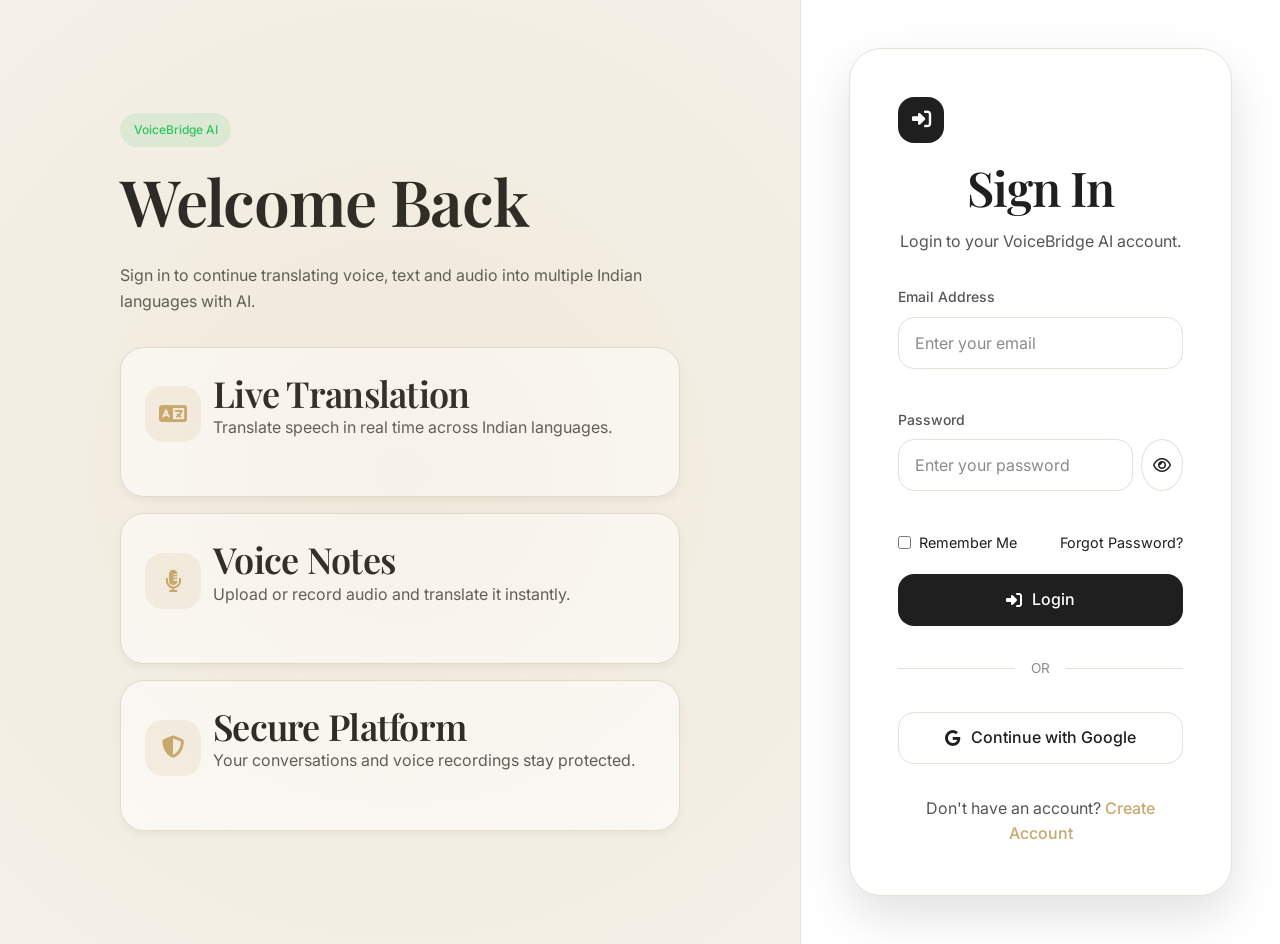
<file: frontend/pages/index.html>
<!DOCTYPE html>
<html lang="en">

<head>

    <meta charset="UTF-8">

    <meta
        name="viewport"
        content="width=device-width, initial-scale=1.0">

    <title>Welcome | VoiceBridge AI</title>

    <link
        rel="preconnect"
        href="https://fonts.googleapis.com">

    <link
        rel="preconnect"
        href="https://fonts.gstatic.com"
        crossorigin>

    <link
        href="https://fonts.googleapis.com/css2?family=Inter:wght@300;400;500;600;700&family=Playfair+Display:wght@500;600;700&display=swap"
        rel="stylesheet">

    <link rel="stylesheet" href="../css/style.css">

    <link
        rel="stylesheet"
        href="https://cdnjs.cloudflare.com/ajax/libs/font-awesome/6.7.2/css/all.min.css">

    <style>
        .auth-layout {
            min-height: 100vh;
            display: grid;
            grid-template-columns: 1fr 480px;
            background: var(--background);
        }

        .auth-banner {
            display: flex;
            align-items: center;
            justify-content: center;
            padding: 4rem;
            background: var(--background);
        }

        .auth-form-container {
            display: flex;
            align-items: center;
            justify-content: center;
            padding: 3rem;
            background: white;
            border-left: 1px solid var(--border);
        }

        .hero-content {
            max-width: 560px;
        }

        .auth-container {
            width: 100%;
            max-width: 400px;
        }

        @media (max-width: 768px) {
            .auth-layout {
                grid-template-columns: 1fr;
            }

            .auth-banner {
                display: none;
            }

            .auth-form-container {
                border-left: none;
            }
        }
    </style>

</head>

<body>

    <div class="auth-layout">

        <section class="auth-banner">

            <div class="hero-content">

                <div class="badge badge-success">

                    VoiceBridge AI

                </div>

                <h1 class="mt-4">

                    Welcome Back

                </h1>

                <p class="mt-4">

                    Sign in to continue translating voice, text and audio into multiple Indian languages with AI.

                </p>

                <div class="mt-6">

                    <div class="card mb-4">

                        <div class="flex items-center gap-3">

                            <div class="stats-icon">

                                <i class="fa-solid fa-language"></i>

                            </div>

                            <div>

                                <h3>

                                    Live Translation

                                </h3>

                                <p>

                                    Translate speech in real time across Indian languages.

                                </p>

                            </div>

                        </div>

                    </div>

                    <div class="card mb-4">

                        <div class="flex items-center gap-3">

                            <div class="stats-icon">

                                <i class="fa-solid fa-microphone-lines"></i>

                            </div>

                            <div>

                                <h3>

                                    Voice Notes

                                </h3>

                                <p>

                                    Upload or record audio and translate it instantly.

                                </p>

                            </div>

                        </div>

                    </div>

                    <div class="card">

                        <div class="flex items-center gap-3">

                            <div class="stats-icon">

                                <i class="fa-solid fa-shield-halved"></i>

                            </div>

                            <div>

                                <h3>

                                    Secure Platform

                                </h3>

                                <p>

                                    Your conversations and voice recordings stay protected.

                                </p>

                            </div>

                        </div>

                    </div>

                </div>

            </div>

        </section>

        <section class="auth-form-container">

            <div class="auth-container">

                <div class="auth-card fade-in">

                    <div class="auth-header">

                        <div class="logo-icon">

                            <i class="fa-solid fa-right-to-bracket"></i>

                        </div>

                        <h2 class="mt-4">

                            Sign In

                        </h2>

                        <p>

                            Login to your VoiceBridge AI account.

                        </p>

                    </div>

                    <form
                        id="loginForm"
                        class="auth-form">

                        <div class="input-group">

                            <label class="label">

                                Email Address

                            </label>

                            <input
                                type="email"
                                name="email"
                                class="input"
                                placeholder="Enter your email"
                                required>

                        </div>

                        <div class="input-group">

                            <label class="label">

                                Password

                            </label>

                            <div
                                class="flex items-center gap-2">

                                <input
                                    id="password"
                                    type="password"
                                    name="password"
                                    class="input"
                                    placeholder="Enter your password"
                                    required>

                                <button
                                    type="button"
                                    class="btn btn-secondary btn-icon"
                                    data-password-toggle="password">

                                    <i class="fa-regular fa-eye"></i>

                                </button>

                            </div>

                        </div>

                        <div class="auth-options">

                            <label class="flex items-center gap-2">

                                <input
                                    type="checkbox">

                                Remember Me

                            </label>

                            <a href="forgot.html">

                                Forgot Password?

                            </a>

                        </div>

                        <button
                            type="submit"
                            class="btn btn-primary w-full">

                            <i class="fa-solid fa-right-to-bracket"></i>

                            Login

                        </button>

                    </form>

                    <div class="auth-divider">

                        <span>

                            OR

                        </span>

                    </div>

                    <button
                        type="button"
                        class="btn btn-outline w-full">

                        <i class="fa-brands fa-google"></i>

                        Continue with Google

                    </button>

                    <div class="auth-footer">

                        <p>

                            Don't have an account?

                            <a href="register.html">

                                Create Account

                            </a>

                        </p>

                    </div>

                </div>

            </div>

        </section>

    </div>

    <script src="../js/utils.js"></script>

    <script src="../js/app.js"></script>

    <script src="../js/animations.js"></script>

    <script src="../js/auth.js"></script>

</body>

</html>
</file>
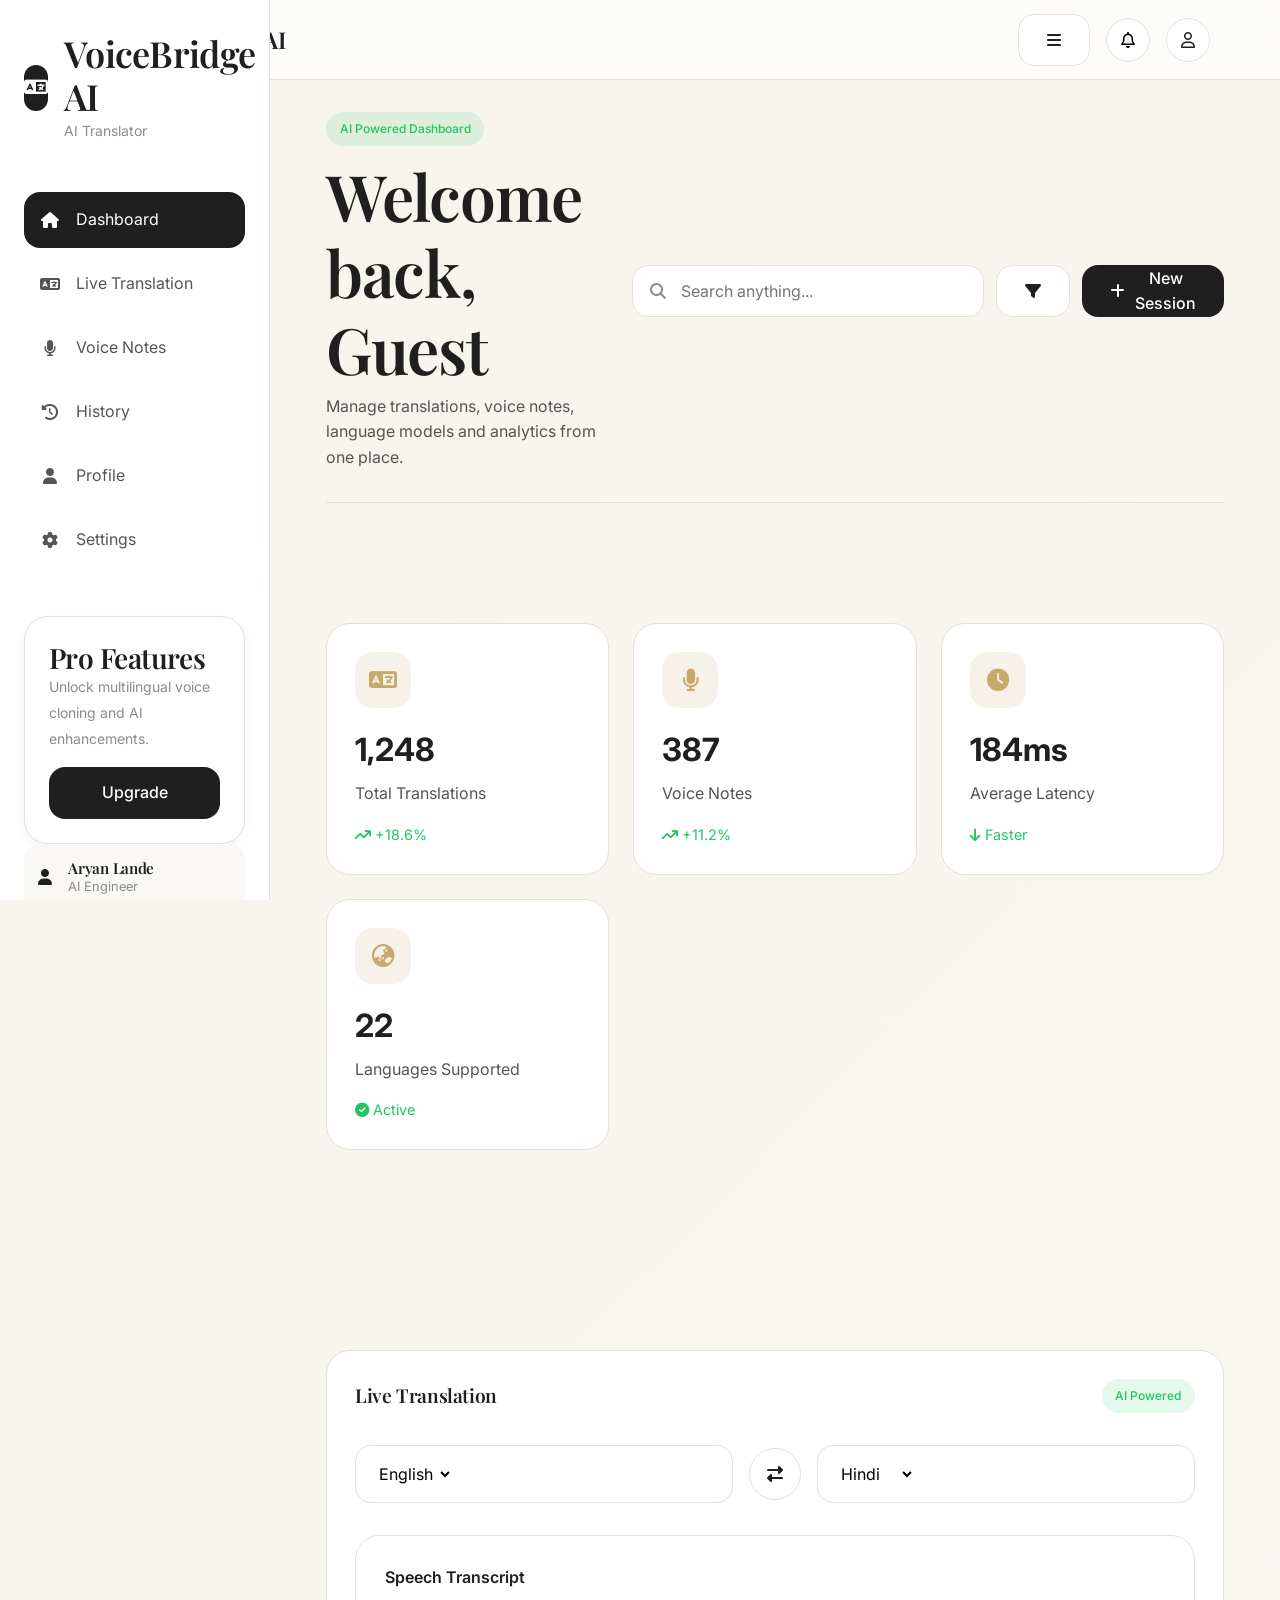
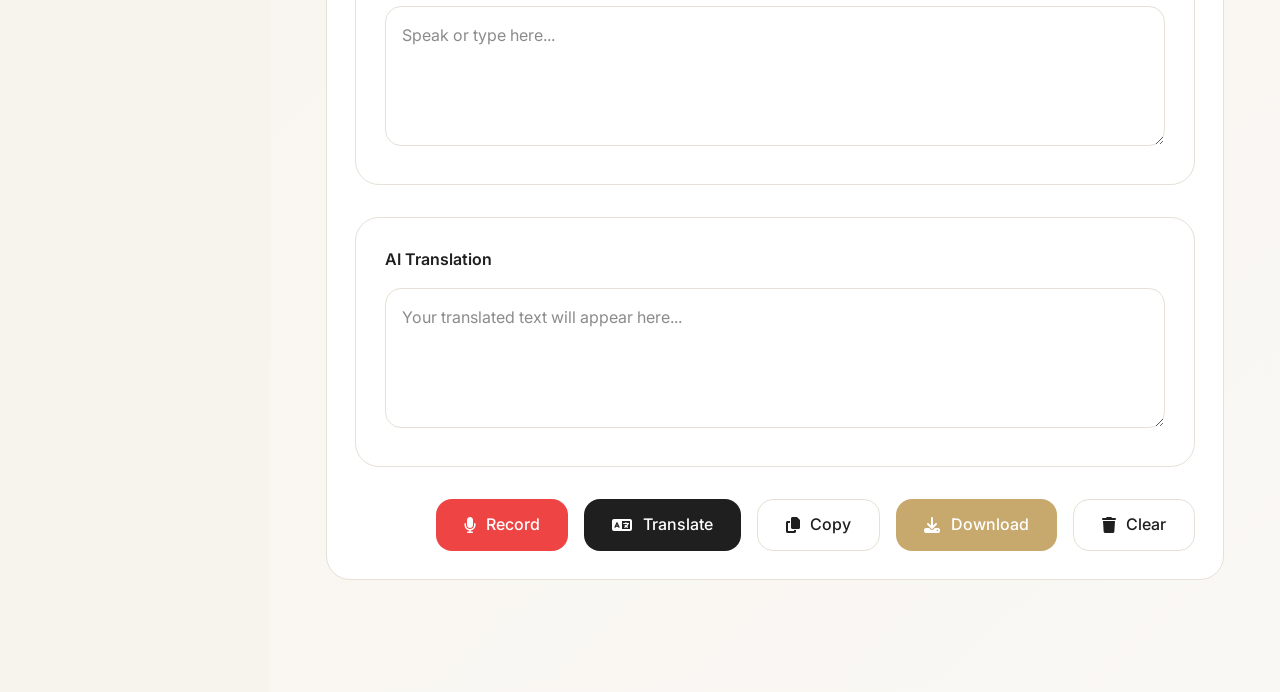
<file: frontend/pages/dashboard.html>
<!DOCTYPE html>
<html lang="en">

<head>

    <meta charset="UTF-8">

    <meta
        name="viewport"
        content="width=device-width, initial-scale=1.0">

    <title>Dashboard | VoiceBridge AI</title>

    <link
        rel="preconnect"
        href="https://fonts.googleapis.com">

    <link
        rel="preconnect"
        href="https://fonts.gstatic.com"
        crossorigin>

    <link
        href="https://fonts.googleapis.com/css2?family=Inter:wght@300;400;500;600;700&family=Playfair+Display:wght@500;600;700&display=swap"
        rel="stylesheet">

    <link
        rel="stylesheet"
        href="../css/style.css">

    <link
        rel="stylesheet"
        href="https://cdnjs.cloudflare.com/ajax/libs/font-awesome/6.7.2/css/all.min.css">

</head>

<body>

<div class="wrapper">

    <nav class="navbar">

        <div class="container">

            <div class="logo">

                <div class="logo-icon">

                    <i class="fa-solid fa-language"></i>

                </div>

                <span>VoiceBridge AI</span>

            </div>

            <div class="nav-actions">

                <button
                    class="btn btn-secondary sidebar-toggle">

                    <i class="fa-solid fa-bars"></i>

                </button>

                <button
                    class="nav-icon"
                    id="notify">

                    <i class="fa-regular fa-bell"></i>

                </button>

                <div class="nav-icon">
                    <i class="fa-regular fa-user"></i>
                </div>

            </div>

        </div>

    </nav>

    <div class="dashboard-layout">

        <aside class="sidebar">

            <div class="sidebar-header">

                <div class="logo-icon">

                    <i class="fa-solid fa-language"></i>

                </div>

                <div>

                    <h3>VoiceBridge AI</h3>

                    <small>AI Translator</small>

                </div>

            </div>

            <div class="sidebar-menu">

                <a
                    href="dashboard.html"
                    class="active">

                    <i class="fa-solid fa-house"></i>

                    <span>Dashboard</span>

                </a>

                <a href="translation.html">

                    <i class="fa-solid fa-language"></i>

                    <span>Live Translation</span>

                </a>

                <a href="voice-notes.html">

                    <i class="fa-solid fa-microphone"></i>

                    <span>Voice Notes</span>

                </a>

                <a href="history.html">

                    <i class="fa-solid fa-clock-rotate-left"></i>

                    <span>History</span>

                </a>

                <a href="profile.html">

                    <i class="fa-solid fa-user"></i>

                    <span>Profile</span>

                </a>

                <a href="settings.html">

                    <i class="fa-solid fa-gear"></i>

                    <span>Settings</span>

                </a>

            </div>

            <div class="divider"></div>

            <div class="card">

                <h4>Pro Features</h4>

                <small>Unlock multilingual voice cloning and AI enhancements.</small>

                <button
                    class="btn btn-primary w-full mt-4"
                    style="margin-top: 1rem;">

                    Upgrade

                </button>

            </div>

            <div class="sidebar-footer">

                <div class="sidebar-user">

                    <div class="avatar-placeholder">
                        <i class="fa-solid fa-user"></i>
                    </div>

                    <div class="sidebar-user-info">

                        <h4>Aryan Lande</h4>

                        <span>AI Engineer</span>

                    </div>

                </div>

                <button
                    id="logout"
                    class="btn btn-outline w-full mt-4">

                    <i class="fa-solid fa-right-from-bracket"></i>

                    Logout

                </button>

            </div>

        </aside>

        <main class="dashboard-content">

            <div class="container">

                <div class="page-header">

                    <div class="flex-1">

                        <span class="badge badge-success">

                            AI Powered Dashboard

                        </span>

                        <h1
                            id="welcomeUser"
                            class="mt-3">

                            Welcome back, Aryan 👋

                        </h1>

                        <p>

                            Manage translations, voice notes, language models and analytics from one place.

                        </p>

                    </div>

                    <div class="flex items-center gap-3 flex-shrink-0">

                        <div class="search">

                            <i class="fa-solid fa-magnifying-glass"></i>

                            <input
                                type="text"
                                id="dashboardSearch"
                                placeholder="Search anything...">

                        </div>

                        <button class="btn btn-secondary">

                            <i class="fa-solid fa-filter"></i>

                        </button>

                        <button class="btn btn-primary">

                            <i class="fa-solid fa-plus"></i>

                            New Session

                        </button>

                    </div>

                </div>

                <div class="divider"></div>

                <section class="dashboard-section">

                    <div class="stats-grid">

                        <div class="stats-card">

                            <div class="stats-icon">

                                <i class="fa-solid fa-language"></i>

                            </div>

                            <div class="stats-value" data-stat="1248">

                                0

                            </div>

                            <div class="stats-label">

                                Total Translations

                            </div>

                            <div class="stats-change positive">

                                <i class="fa-solid fa-arrow-trend-up"></i>

                                +18.6%

                            </div>

                        </div>

                        <div class="stats-card">

                            <div class="stats-icon">

                                <i class="fa-solid fa-microphone"></i>

                            </div>

                            <div class="stats-value" data-stat="387">

                                0

                            </div>

                            <div class="stats-label">

                                Voice Notes

                            </div>

                            <div class="stats-change positive">

                                <i class="fa-solid fa-arrow-trend-up"></i>

                                +11.2%

                            </div>

                        </div>

                        <div class="stats-card">

                            <div class="stats-icon">

                                <i class="fa-solid fa-clock"></i>

                            </div>

                            <div class="stats-value">

                                184ms

                            </div>

                            <div class="stats-label">

                                Average Latency

                            </div>

                            <div class="stats-change positive">

                                <i class="fa-solid fa-arrow-down"></i>

                                Faster

                            </div>

                        </div>

                        <div class="stats-card">

                            <div class="stats-icon">

                                <i class="fa-solid fa-earth-asia"></i>

                            </div>

                            <div class="stats-value" data-stat="22">

                                0

                            </div>

                            <div class="stats-label">

                                Languages Supported

                            </div>

                            <div class="stats-change positive">

                                <i class="fa-solid fa-circle-check"></i>

                                Active

                            </div>

                        </div>

                    </div>

                </section>

                <section class="dashboard-section">

                    <div class="dashboard-card">

                        <div class="dashboard-card-header">

                            <h2 class="dashboard-card-title">

                                Live Translation

                            </h2>

                            <span class="badge badge-success">

                                AI Powered

                            </span>

                        </div>

                        <div class="language-selector">

                            <div class="language-box">

                                <select id="sourceLanguage">

                                    <option>English</option>
                                    <option>Hindi</option>
                                    <option>Marathi</option>
                                    <option>Tamil</option>
                                    <option>Telugu</option>
                                    <option>Gujarati</option>

                                </select>

                            </div>

                            <button
                                id="swapLanguage"
                                class="btn btn-secondary btn-icon">

                                <i class="fa-solid fa-right-left"></i>

                            </button>

                            <div class="language-box">

                                <select id="targetLanguage">

                                    <option>Hindi</option>
                                    <option>English</option>
                                    <option>Marathi</option>
                                    <option>Tamil</option>
                                    <option>Telugu</option>
                                    <option>Gujarati</option>

                                </select>

                            </div>

                        </div>

                        <div class="translation-grid">

                            <div class="translation-box">

                                <div class="translation-title">

                                    Speech Transcript

                                </div>

                                <textarea
                                    id="transcript"
                                    class="textarea"
                                    placeholder="Speak or type here..."></textarea>

                            </div>

                            <div class="translation-box">

                                <div class="translation-title">

                                    AI Translation

                                </div>

                                <textarea
                                    id="translationOutput"
                                    class="textarea"
                                    readonly
                                    placeholder="Your translated text will appear here..."></textarea>

                            </div>

                        </div>

                        <div class="download-actions">

                            <button
                                id="recordButton"
                                class="btn btn-danger">

                                <i class="fa-solid fa-microphone"></i>

                                Record

                            </button>

                            <button
                                id="translateButton"
                                class="btn btn-primary">

                                <i class="fa-solid fa-language"></i>

                                Translate

                            </button>

                            <button
                                id="copyTranslation"
                                class="btn btn-secondary">

                                <i class="fa-solid fa-copy"></i>

                                Copy

                            </button>

                            <button
                                id="downloadTranslation"
                                class="btn btn-accent">

                                <i class="fa-solid fa-download"></i>

                                Download

                            </button>

                            <button
                                id="clearTranslation"
                                class="btn btn-outline">

                                <i class="fa-solid fa-trash"></i>

                                Clear

                            </button>

                        </div>

                    </div>

                </section>

            </div>

        </main>

    </div>

</div>

<script src="../js/utils.js"></script>

<script src="../js/app.js"></script>

<script src="../js/animations.js"></script>

<script src="../js/dashboard.js"></script>

</body>

</html>
</file>
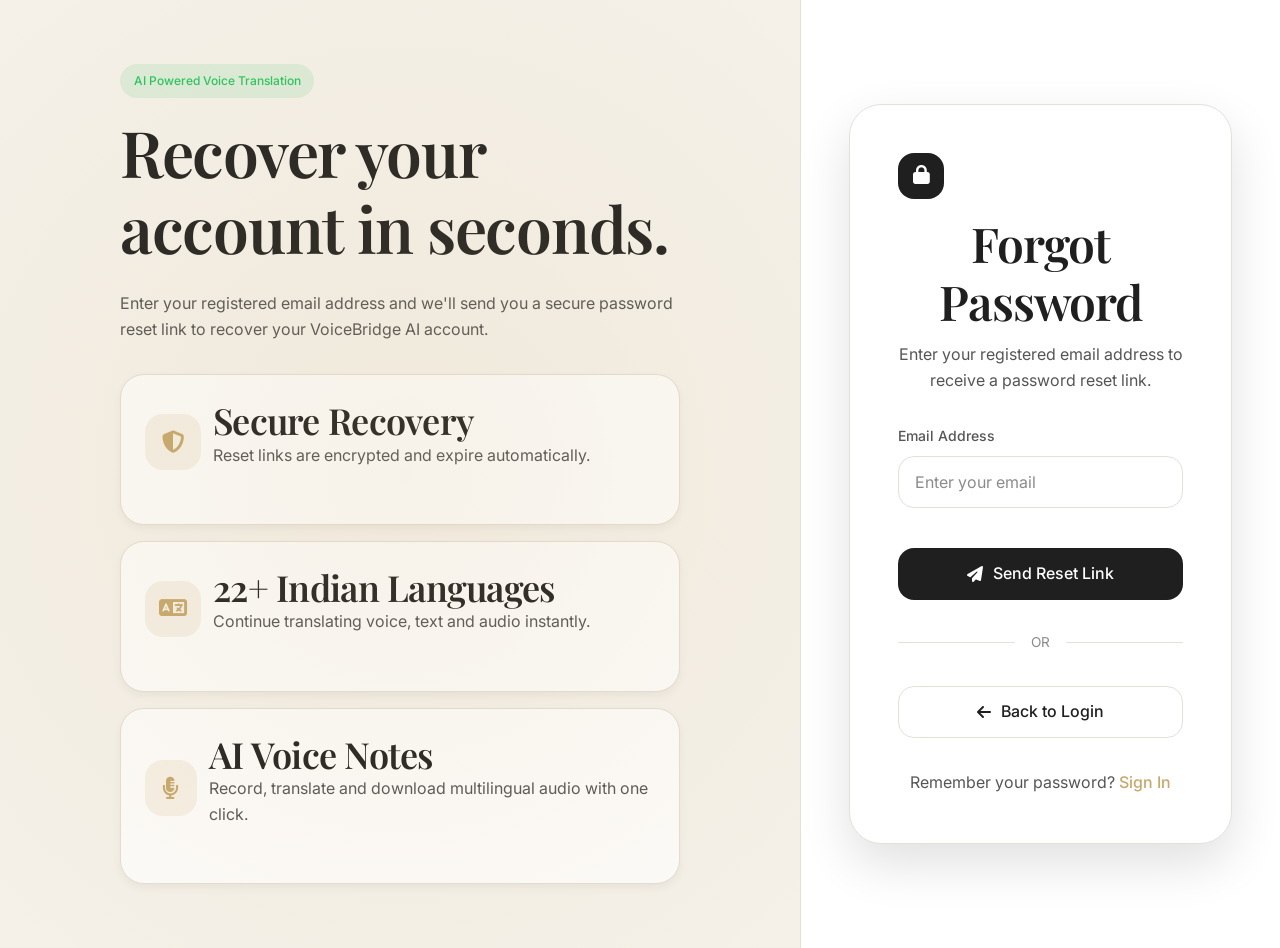
<file: frontend/pages/forgot.html>
<!DOCTYPE html>
<html lang="en">

<head>

    <meta charset="UTF-8">

    <meta
        name="viewport"
        content="width=device-width, initial-scale=1.0">

    <title>Forgot Password | VoiceBridge AI</title>

    <link
        rel="preconnect"
        href="https://fonts.googleapis.com">

    <link
        rel="preconnect"
        href="https://fonts.gstatic.com"
        crossorigin>

    <link
        href="https://fonts.googleapis.com/css2?family=Inter:wght@300;400;500;600;700&family=Playfair+Display:wght@500;600;700&display=swap"
        rel="stylesheet">

    <link rel="stylesheet" href="../css/style.css">

    <link
        rel="stylesheet"
        href="https://cdnjs.cloudflare.com/ajax/libs/font-awesome/6.7.2/css/all.min.css">

    <style>
        .auth-layout {
            min-height: 100vh;
            display: grid;
            grid-template-columns: 1fr 480px;
            background: var(--background);
        }

        .auth-banner {
            display: flex;
            align-items: center;
            justify-content: center;
            padding: 4rem;
            background: var(--background);
        }

        .auth-form-container {
            display: flex;
            align-items: center;
            justify-content: center;
            padding: 3rem;
            background: white;
            border-left: 1px solid var(--border);
        }

        .hero-content {
            max-width: 560px;
        }

        .auth-container {
            width: 100%;
            max-width: 400px;
        }

        @media (max-width: 768px) {
            .auth-layout {
                grid-template-columns: 1fr;
            }

            .auth-banner {
                display: none;
            }

            .auth-form-container {
                border-left: none;
            }
        }
    </style>

</head>

<body>

    <div class="auth-layout">

        <section class="auth-banner">

            <div class="hero-content">

                <div class="badge badge-success">

                    AI Powered Voice Translation

                </div>

                <h1 class="mt-4">

                    Recover your account in seconds.

                </h1>

                <p class="mt-4">

                    Enter your registered email address and we'll send you a secure password reset link to recover your VoiceBridge AI account.

                </p>

                <div class="mt-6">

                    <div class="card mb-4">

                        <div class="flex items-center gap-3">

                            <div class="stats-icon">

                                <i class="fa-solid fa-shield-halved"></i>

                            </div>

                            <div>

                                <h3>

                                    Secure Recovery

                                </h3>

                                <p>

                                    Reset links are encrypted and expire automatically.

                                </p>

                            </div>

                        </div>

                    </div>

                    <div class="card mb-4">

                        <div class="flex items-center gap-3">

                            <div class="stats-icon">

                                <i class="fa-solid fa-language"></i>

                            </div>

                            <div>

                                <h3>

                                    22+ Indian Languages

                                </h3>

                                <p>

                                    Continue translating voice, text and audio instantly.

                                </p>

                            </div>

                        </div>

                    </div>

                    <div class="card">

                        <div class="flex items-center gap-3">

                            <div class="stats-icon">

                                <i class="fa-solid fa-microphone-lines"></i>

                            </div>

                            <div>

                                <h3>

                                    AI Voice Notes

                                </h3>

                                <p>

                                    Record, translate and download multilingual audio with one click.

                                </p>

                            </div>

                        </div>

                    </div>

                </div>

            </div>

        </section>

        <section class="auth-form-container">

            <div class="auth-container">

                <div class="auth-card fade-in">

                    <div class="auth-header">

                        <div class="logo-icon">

                            <i class="fa-solid fa-lock"></i>

                        </div>

                        <h2 class="mt-4">

                            Forgot Password

                        </h2>

                        <p>

                            Enter your registered email address to receive a password reset link.

                        </p>

                    </div>

                    <form
                        id="forgotForm"
                        class="auth-form">

                        <div class="input-group">

                            <label class="label">

                                Email Address

                            </label>

                            <input
                                type="email"
                                id="email"
                                name="email"
                                class="input"
                                placeholder="Enter your email"
                                required>

                        </div>

                        <button
                            type="submit"
                            class="btn btn-primary w-full">

                            <i class="fa-solid fa-paper-plane"></i>

                            Send Reset Link

                        </button>

                    </form>

                    <div class="auth-divider">

                        <span>

                            OR

                        </span>

                    </div>

                    <a
                        href="login.html"
                        class="btn btn-outline w-full">

                        <i class="fa-solid fa-arrow-left"></i>

                        Back to Login

                    </a>

                    <div class="auth-footer">

                        <p>

                            Remember your password?

                            <a href="login.html">

                                Sign In

                            </a>

                        </p>

                    </div>

                </div>

            </div>

        </section>

    </div>

    <script src="../js/utils.js"></script>

    <script src="../js/app.js"></script>

    <script src="../js/animations.js"></script>

    <script src="../js/auth.js"></script>

</body>

</html>
</file>
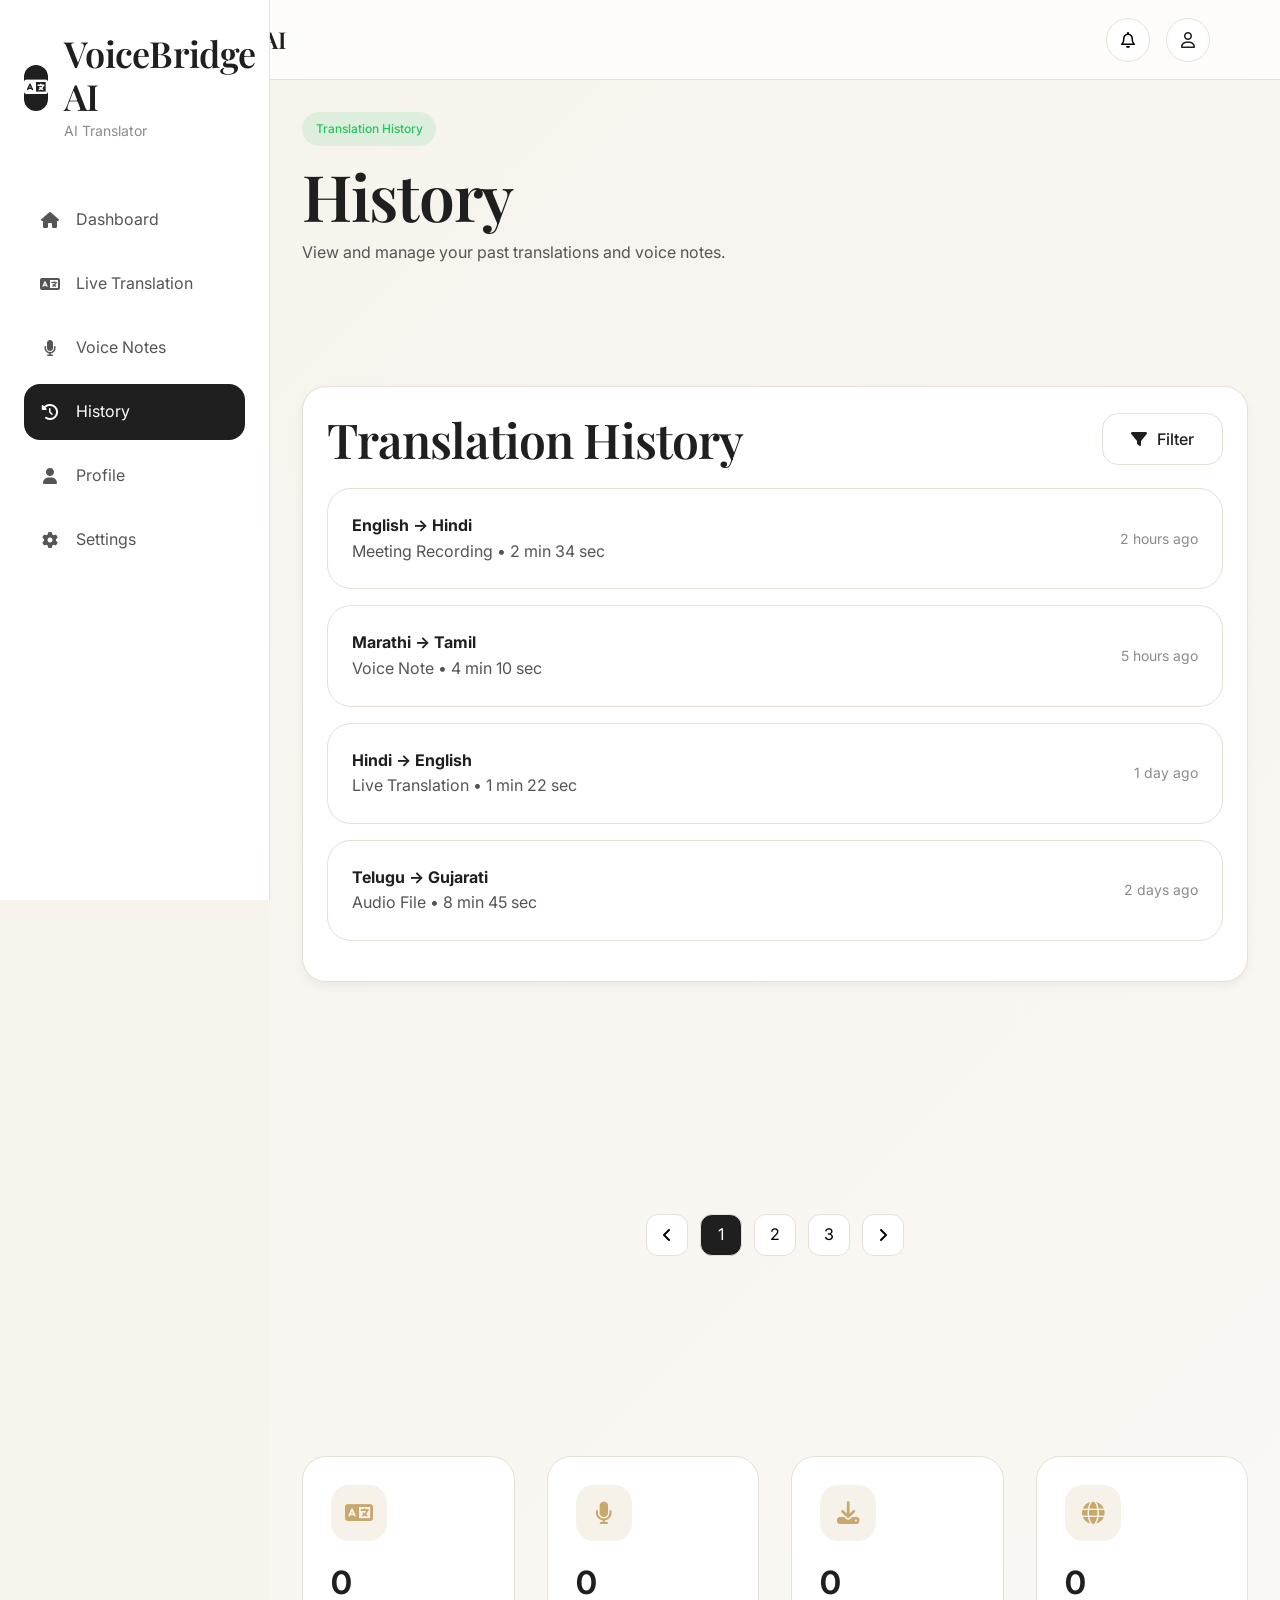
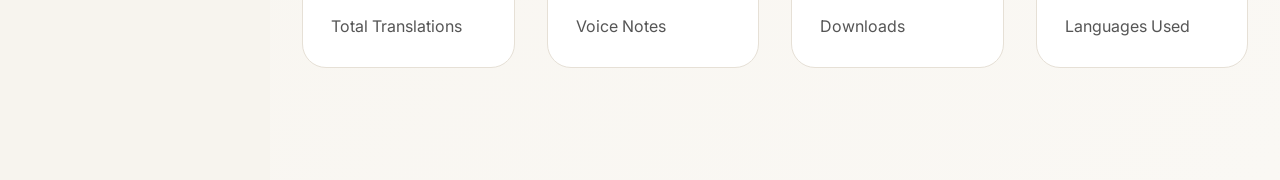
<file: frontend/pages/history.html>
<!DOCTYPE html>
<html lang="en">

<head>

    <meta charset="UTF-8">

    <meta
        name="viewport"
        content="width=device-width, initial-scale=1.0">

    <title>History | VoiceBridge AI</title>

    <link
        rel="preconnect"
        href="https://fonts.googleapis.com">

    <link
        rel="preconnect"
        href="https://fonts.gstatic.com"
        crossorigin>

    <link
        href="https://fonts.googleapis.com/css2?family=Inter:wght@300;400;500;600;700&family=Playfair+Display:wght@500;600;700&display=swap"
        rel="stylesheet">

    <link
        rel="stylesheet"
        href="../css/style.css">

    <link
        rel="stylesheet"
        href="https://cdnjs.cloudflare.com/ajax/libs/font-awesome/6.7.2/css/all.min.css">

</head>

<body>

<div class="wrapper">

    <nav class="navbar">

        <div class="container">

            <div class="logo">

                <div class="logo-icon">

                    <i class="fa-solid fa-language"></i>

                </div>

                <span>

                    VoiceBridge AI

                </span>

            </div>

            <div class="nav-actions">

                <button class="nav-icon">

                    <i class="fa-regular fa-bell"></i>

                </button>

                <div class="nav-icon">
                    <i class="fa-regular fa-user"></i>
                </div>

            </div>

        </div>

    </nav>

    <div class="dashboard-layout">

        <aside class="sidebar">

            <div class="sidebar-header">

                <div class="logo-icon">

                    <i class="fa-solid fa-language"></i>

                </div>

                <div>

                    <h3>

                        VoiceBridge AI

                    </h3>

                    <small>

                        AI Translator

                    </small>

                </div>

            </div>

            <div class="sidebar-menu">

                <a href="dashboard.html">

                    <i class="fa-solid fa-house"></i>

                    Dashboard

                </a>

                <a href="translation.html">

                    <i class="fa-solid fa-language"></i>

                    Live Translation

                </a>

                <a href="voice-notes.html">

                    <i class="fa-solid fa-microphone"></i>

                    Voice Notes

                </a>

                <a
                    href="history.html"
                    class="active">

                    <i class="fa-solid fa-clock-rotate-left"></i>

                    History

                </a>

                <a href="profile.html">

                    <i class="fa-solid fa-user"></i>

                    Profile

                </a>

                <a href="settings.html">

                    <i class="fa-solid fa-gear"></i>

                    Settings

                </a>

            </div>

        </aside>

        <main class="dashboard-content">

            <div class="page-header">

                <div>

                    <span class="badge badge-success">

                        Translation History

                    </span>

                    <h1 class="mt-3">

                        History

                    </h1>

                    <p>

                        View and manage your past translations and voice notes.

                    </p>

                </div>

            </div>

            <section class="dashboard-section">

                <div class="card">

                    <div class="card-header">

                        <h2>

                            Translation History

                        </h2>

                        <button class="btn btn-secondary">

                            <i class="fa-solid fa-filter"></i>

                            Filter

                        </button>

                    </div>

                    <div class="activity-list">

                        <div class="voice-card activity-item">

                            <div>

                                <strong>

                                    English → Hindi

                                </strong>

                                <p>

                                    Meeting Recording • 2 min 34 sec

                                </p>

                            </div>

                            <small>

                                2 hours ago

                            </small>

                        </div>

                        <div class="voice-card activity-item">

                            <div>

                                <strong>

                                    Marathi → Tamil

                                </strong>

                                <p>

                                    Voice Note • 4 min 10 sec

                                </p>

                            </div>

                            <small>

                                5 hours ago

                            </small>

                        </div>

                        <div class="voice-card activity-item">

                            <div>

                                <strong>

                                    Hindi → English

                                </strong>

                                <p>

                                    Live Translation • 1 min 22 sec

                                </p>

                            </div>

                            <small>

                                1 day ago

                            </small>

                        </div>

                        <div class="voice-card activity-item">

                            <div>

                                <strong>

                                    Telugu → Gujarati

                                </strong>

                                <p>

                                    Audio File • 8 min 45 sec

                                </p>

                            </div>

                            <small>

                                2 days ago

                            </small>

                        </div>

                    </div>

                </div>

            </section>

            <section class="dashboard-section">

                <div class="pagination">

                    <button class="page-btn">

                        <i class="fa-solid fa-angle-left"></i>

                    </button>

                    <button class="page-btn active">

                        1

                    </button>

                    <button class="page-btn">

                        2

                    </button>

                    <button class="page-btn">

                        3

                    </button>

                    <button class="page-btn">

                        <i class="fa-solid fa-angle-right"></i>

                    </button>

                </div>

            </section>

            <section class="dashboard-section">

                <div class="four-column">

                    <div class="stats-card">

                        <div class="stats-icon">

                            <i class="fa-solid fa-language"></i>

                        </div>

                        <div
                            class="stats-value"
                            data-stat="1248">

                            0

                        </div>

                        <div class="stats-label">

                            Total Translations

                        </div>

                    </div>

                    <div class="stats-card">

                        <div class="stats-icon">

                            <i class="fa-solid fa-microphone"></i>

                        </div>

                        <div
                            class="stats-value"
                            data-stat="386">

                            0

                        </div>

                        <div class="stats-label">

                            Voice Notes

                        </div>

                    </div>

                    <div class="stats-card">

                        <div class="stats-icon">

                            <i class="fa-solid fa-download"></i>

                        </div>

                        <div
                            class="stats-value"
                            data-stat="742">

                            0

                        </div>

                        <div class="stats-label">

                            Downloads

                        </div>

                    </div>

                    <div class="stats-card">

                        <div class="stats-icon">

                            <i class="fa-solid fa-globe"></i>

                        </div>

                        <div
                            class="stats-value"
                            data-stat="22">

                            0

                        </div>

                        <div class="stats-label">

                            Languages Used

                        </div>

                    </div>

                </div>

            </section>

        </main>

    </div>

</div>

<script src="../js/utils.js"></script>

<script src="../js/app.js"></script>

<script src="../js/animations.js"></script>

<script src="../js/history.js"></script>

</body>

</html>
</file>
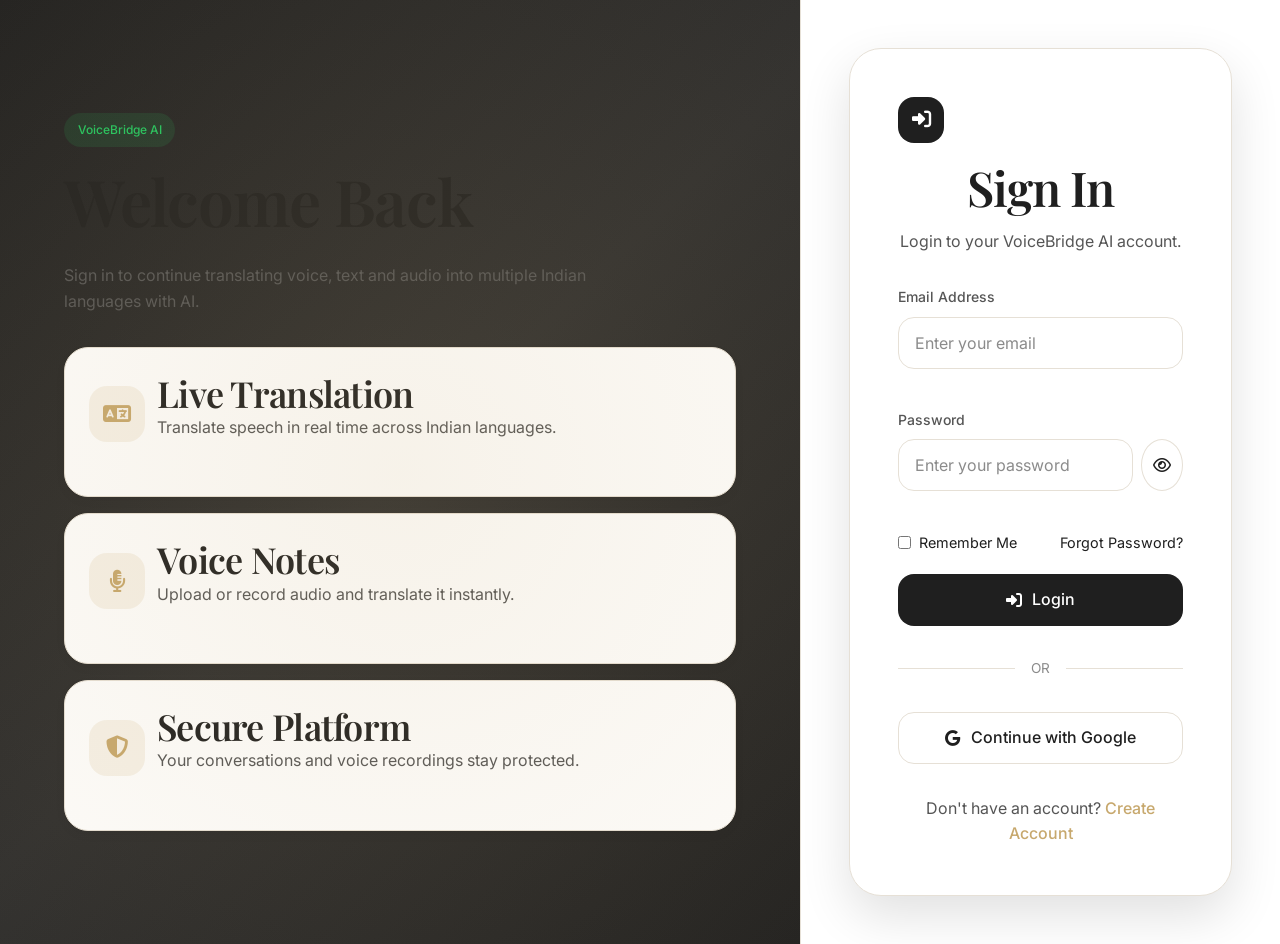
<file: frontend/pages/login.html>
<!DOCTYPE html>
<html lang="en">

<head>

    <meta charset="UTF-8">

    <meta
        name="viewport"
        content="width=device-width, initial-scale=1.0">

    <title>Login | VoiceBridge AI</title>

    <link
        rel="preconnect"
        href="https://fonts.googleapis.com">

    <link
        rel="preconnect"
        href="https://fonts.gstatic.com"
        crossorigin>

    <link
        href="https://fonts.googleapis.com/css2?family=Inter:wght@300;400;500;600;700&family=Playfair+Display:wght@500;600;700&display=swap"
        rel="stylesheet">

    <link rel="stylesheet" href="../css/style.css">

    <link
        rel="stylesheet"
        href="https://cdnjs.cloudflare.com/ajax/libs/font-awesome/6.7.2/css/all.min.css">

</head>

<body>

    <div class="auth-layout">

        <section class="auth-banner">

            <div class="hero-content">

                <div class="badge badge-success">

                    VoiceBridge AI

                </div>

                <h1 class="mt-4">

                    Welcome Back

                </h1>

                <p class="mt-4">

                    Sign in to continue translating voice, text and audio into multiple Indian languages with AI.

                </p>

                <div class="mt-6">

                    <div class="card mb-4">

                        <div class="flex items-center gap-3">

                            <div class="stats-icon">

                                <i class="fa-solid fa-language"></i>

                            </div>

                            <div>

                                <h3>

                                    Live Translation

                                </h3>

                                <p>

                                    Translate speech in real time across Indian languages.

                                </p>

                            </div>

                        </div>

                    </div>

                    <div class="card mb-4">

                        <div class="flex items-center gap-3">

                            <div class="stats-icon">

                                <i class="fa-solid fa-microphone-lines"></i>

                            </div>

                            <div>

                                <h3>

                                    Voice Notes

                                </h3>

                                <p>

                                    Upload or record audio and translate it instantly.

                                </p>

                            </div>

                        </div>

                    </div>

                    <div class="card">

                        <div class="flex items-center gap-3">

                            <div class="stats-icon">

                                <i class="fa-solid fa-shield-halved"></i>

                            </div>

                            <div>

                                <h3>

                                    Secure Platform

                                </h3>

                                <p>

                                    Your conversations and voice recordings stay protected.

                                </p>

                            </div>

                        </div>

                    </div>

                </div>

            </div>

        </section>

        <section class="auth-form-container">

            <div class="auth-container">

                <div class="auth-card fade-in">

                    <div class="auth-header">

                        <div class="logo-icon">

                            <i class="fa-solid fa-right-to-bracket"></i>

                        </div>

                        <h2 class="mt-4">

                            Sign In

                        </h2>

                        <p>

                            Login to your VoiceBridge AI account.

                        </p>

                    </div>

                    <form
                        id="loginForm"
                        class="auth-form">

                        <div class="input-group">

                            <label class="label">

                                Email Address

                            </label>

                            <input
                                type="email"
                                name="email"
                                class="input"
                                placeholder="Enter your email"
                                required>

                        </div>

                        <div class="input-group">

                            <label class="label">

                                Password

                            </label>

                            <div
                                class="flex items-center gap-2">

                                <input
                                    id="password"
                                    type="password"
                                    name="password"
                                    class="input"
                                    placeholder="Enter your password"
                                    required>

                                <button
                                    type="button"
                                    class="btn btn-secondary btn-icon"
                                    data-password-toggle="password">

                                    <i class="fa-regular fa-eye"></i>

                                </button>

                            </div>

                        </div>

                        <div class="auth-options">

                            <label class="flex items-center gap-2">

                                <input
                                    type="checkbox">

                                Remember Me

                            </label>

                            <a href="forgot.html">

                                Forgot Password?

                            </a>

                        </div>

                        <button
                            type="submit"
                            class="btn btn-primary w-full">

                            <i class="fa-solid fa-right-to-bracket"></i>

                            Login

                        </button>

                    </form>

                    <div class="auth-divider">

                        <span>

                            OR

                        </span>

                    </div>

                    <button
                        type="button"
                        class="btn btn-outline w-full">

                        <i class="fa-brands fa-google"></i>

                        Continue with Google

                    </button>

                    <div class="auth-footer">

                        <p>

                            Don't have an account?

                            <a href="register.html">

                                Create Account

                            </a>

                        </p>

                    </div>

                </div>

            </div>

        </section>

    </div>

    <script src="../js/utils.js"></script>

    <script src="../js/app.js"></script>

    <script src="../js/animations.js"></script>

    <script src="../js/auth.js"></script>

</body>

</html>
</file>
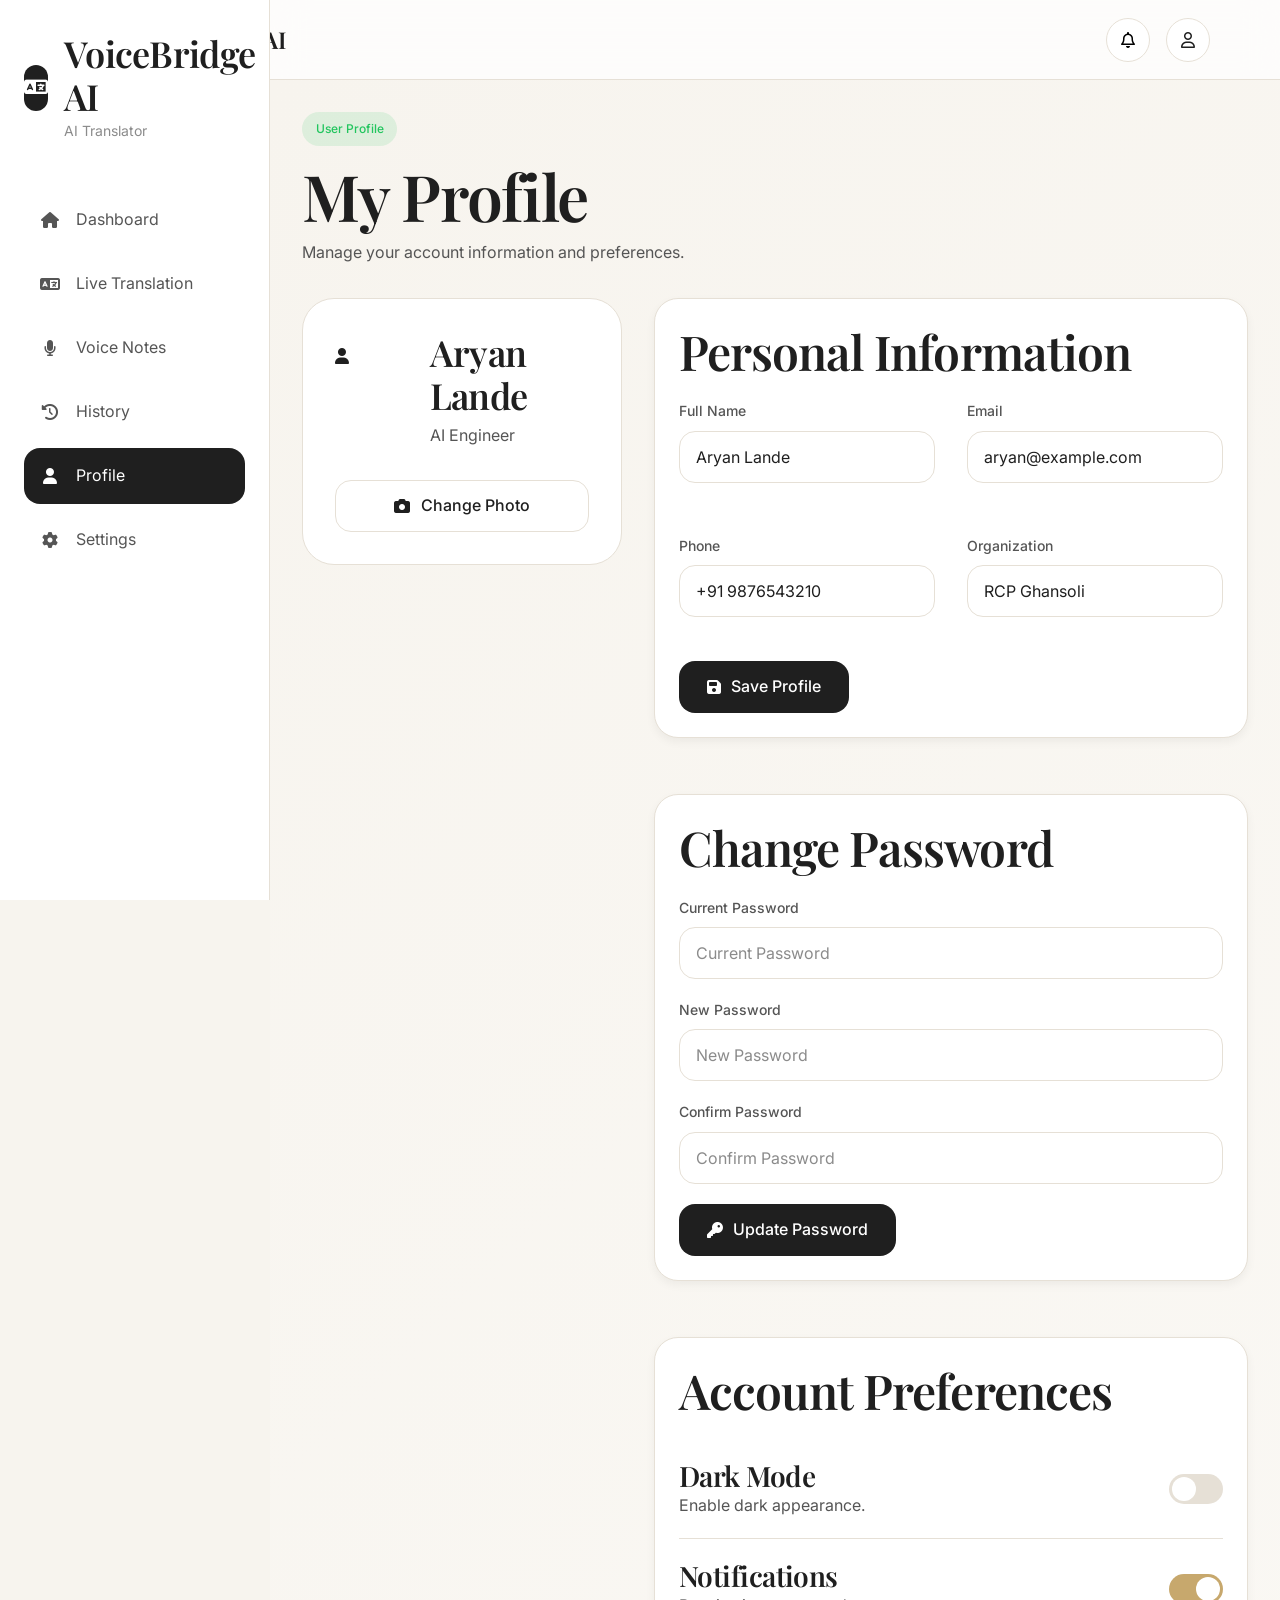
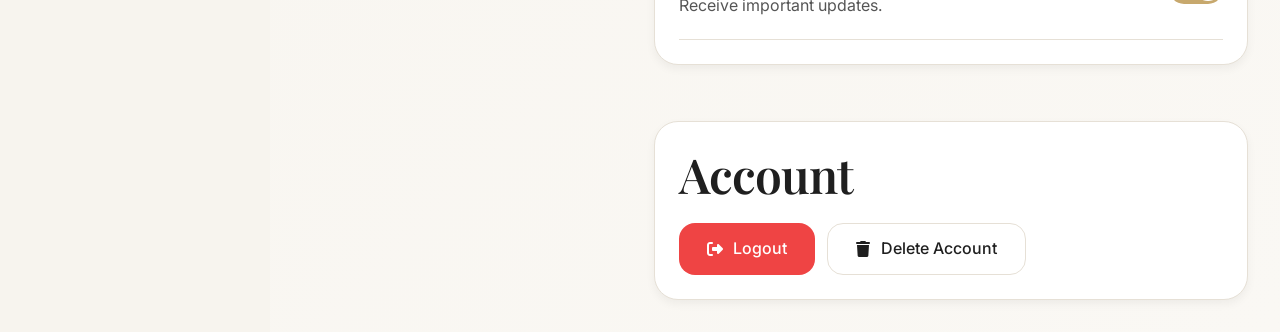
<file: frontend/pages/profile.html>
<!DOCTYPE html>
<html lang="en">

<head>

    <meta charset="UTF-8">

    <meta
        name="viewport"
        content="width=device-width, initial-scale=1.0">

    <title>Profile | VoiceBridge AI</title>

    <link
        rel="preconnect"
        href="https://fonts.googleapis.com">

    <link
        rel="preconnect"
        href="https://fonts.gstatic.com"
        crossorigin>

    <link
        href="https://fonts.googleapis.com/css2?family=Inter:wght@300;400;500;600;700&family=Playfair+Display:wght@500;600;700&display=swap"
        rel="stylesheet">

    <link
        rel="stylesheet"
        href="../css/style.css">

    <link
        rel="stylesheet"
        href="https://cdnjs.cloudflare.com/ajax/libs/font-awesome/6.7.2/css/all.min.css">

</head>

<body>

<div class="wrapper">

    <nav class="navbar">

        <div class="container">

            <div class="logo">

                <div class="logo-icon">

                    <i class="fa-solid fa-language"></i>

                </div>

                <span>VoiceBridge AI</span>

            </div>

            <div class="nav-actions">

                <button
                    class="nav-icon">

                    <i class="fa-regular fa-bell"></i>

                </button>

                <div class="nav-icon">
                    <i class="fa-regular fa-user"></i>
                </div>

            </div>

        </div>

    </nav>

    <div class="dashboard-layout">

        <aside class="sidebar">

            <div class="sidebar-header">

                <div class="logo-icon">

                    <i class="fa-solid fa-language"></i>

                </div>

                <div>

                    <h3>VoiceBridge AI</h3>

                    <small>AI Translator</small>

                </div>

            </div>

            <div class="sidebar-menu">

                <a href="dashboard.html">

                    <i class="fa-solid fa-house"></i>

                    Dashboard

                </a>

                <a href="translation.html">

                    <i class="fa-solid fa-language"></i>

                    Live Translation

                </a>

                <a href="voice-notes.html">

                    <i class="fa-solid fa-microphone"></i>

                    Voice Notes

                </a>

                <a href="history.html">

                    <i class="fa-solid fa-clock-rotate-left"></i>

                    History

                </a>

                <a
                    href="profile.html"
                    class="active">

                    <i class="fa-solid fa-user"></i>

                    Profile

                </a>

                <a href="settings.html">

                    <i class="fa-solid fa-gear"></i>

                    Settings

                </a>

            </div>

        </aside>

        <main class="dashboard-content">

            <div class="page-header">

                <div>

                    <span class="badge badge-success">

                        User Profile

                    </span>

                    <h1 class="mt-3">

                        My Profile

                    </h1>

                    <p>

                        Manage your account information and preferences.

                    </p>

                </div>

            </div>

            <div class="profile-layout">

                <div class="profile-sidebar">

                    <div class="profile-card">

                        <div class="profile-header">

                             <div id="profileAvatar" class="profile-avatar">
                                <i class="fa-solid fa-user"></i>
                             </div>

                            <div class="profile-info">

                                <h3>

                                    Aryan Lande

                                </h3>

                                <p>

                                    AI Engineer

                                </p>

                            </div>

                        </div>

                        <input
                            id="avatarInput"
                            type="file"
                            accept="image/*"
                            hidden>

                        <button
                            class="btn btn-outline w-full"
                            onclick="document.getElementById('avatarInput').click()">

                            <i class="fa-solid fa-camera"></i>

                            Change Photo

                        </button>

                    </div>

                </div>

                <div class="profile-content">

                    <div class="card">

                        <div class="card-header">

                            <h2>

                                Personal Information

                            </h2>

                        </div>

                        <form
                            id="profileForm">

                            <div class="two-column">

                                <div class="input-group">

                                    <label class="label">

                                        Full Name

                                    </label>

                                    <input
                                        type="text"
                                        name="name"
                                        class="input"
                                        value="Aryan Lande">

                                </div>

                                <div class="input-group">

                                    <label class="label">

                                        Email

                                    </label>

                                    <input
                                        type="email"
                                        name="email"
                                        class="input"
                                        value="aryan@example.com">

                                </div>

                                <div class="input-group">

                                    <label class="label">

                                        Phone

                                    </label>

                                    <input
                                        type="text"
                                        class="input"
                                        value="+91 9876543210">

                                </div>

                                <div class="input-group">

                                    <label class="label">

                                        Organization

                                    </label>

                                    <input
                                        type="text"
                                        class="input"
                                        value="RCP Ghansoli">

                                </div>

                            </div>
                            <div class="card-footer">

                                <button
                                    type="submit"
                                    class="btn btn-primary">

                                    <i class="fa-solid fa-floppy-disk"></i>

                                    Save Profile

                                </button>

                            </div>

                        </form>

                    </div>

                    <div class="card mt-5">

                        <div class="card-header">

                            <h2>

                                Change Password

                            </h2>

                        </div>

                        <form id="passwordForm">

                            <div class="input-group">

                                <label class="label">

                                    Current Password

                                </label>

                                <input
                                    type="password"
                                    name="currentPassword"
                                    class="input"
                                    placeholder="Current Password">

                            </div>

                            <div class="input-group">

                                <label class="label">

                                    New Password

                                </label>

                                <input
                                    type="password"
                                    name="newPassword"
                                    class="input"
                                    placeholder="New Password">

                            </div>

                            <div class="input-group">

                                <label class="label">

                                    Confirm Password

                                </label>

                                <input
                                    type="password"
                                    name="confirmPassword"
                                    class="input"
                                    placeholder="Confirm Password">

                            </div>

                            <button
                                type="submit"
                                class="btn btn-primary">

                                <i class="fa-solid fa-key"></i>

                                Update Password

                            </button>

                        </form>

                    </div>

                    <div class="card mt-5">

                        <div class="card-header">

                            <h2>

                                Account Preferences

                            </h2>

                        </div>

                        <div class="setting">

                            <div>

                                <h4>

                                    Dark Mode

                                </h4>

                                <p>

                                    Enable dark appearance.

                                </p>

                            </div>

                            <div
                                class="switch"
                                id="themeToggle">

                            </div>

                        </div>

                        <div class="setting">

                            <div>

                                <h4>

                                    Notifications

                                </h4>

                                <p>

                                    Receive important updates.

                                </p>

                            </div>

                            <div
                                class="switch active">

                            </div>

                        </div>

                    </div>

                    <div class="card mt-5">

                        <div class="card-header">

                            <h2>

                                Account

                            </h2>

                        </div>

                        <div class="flex gap-3">

                            <button
                                id="logout"
                                class="btn btn-danger">

                                <i class="fa-solid fa-right-from-bracket"></i>

                                Logout

                            </button>

                            <button
                                class="btn btn-outline">

                                <i class="fa-solid fa-trash"></i>

                                Delete Account

                            </button>

                        </div>

                    </div>

                </div>

            </div>

        </main>

    </div>

</div>

<script src="../js/utils.js"></script>

<script src="../js/app.js"></script>

<script src="../js/animations.js"></script>

<script src="../js/profile.js"></script>

</body>

</html>
</file>
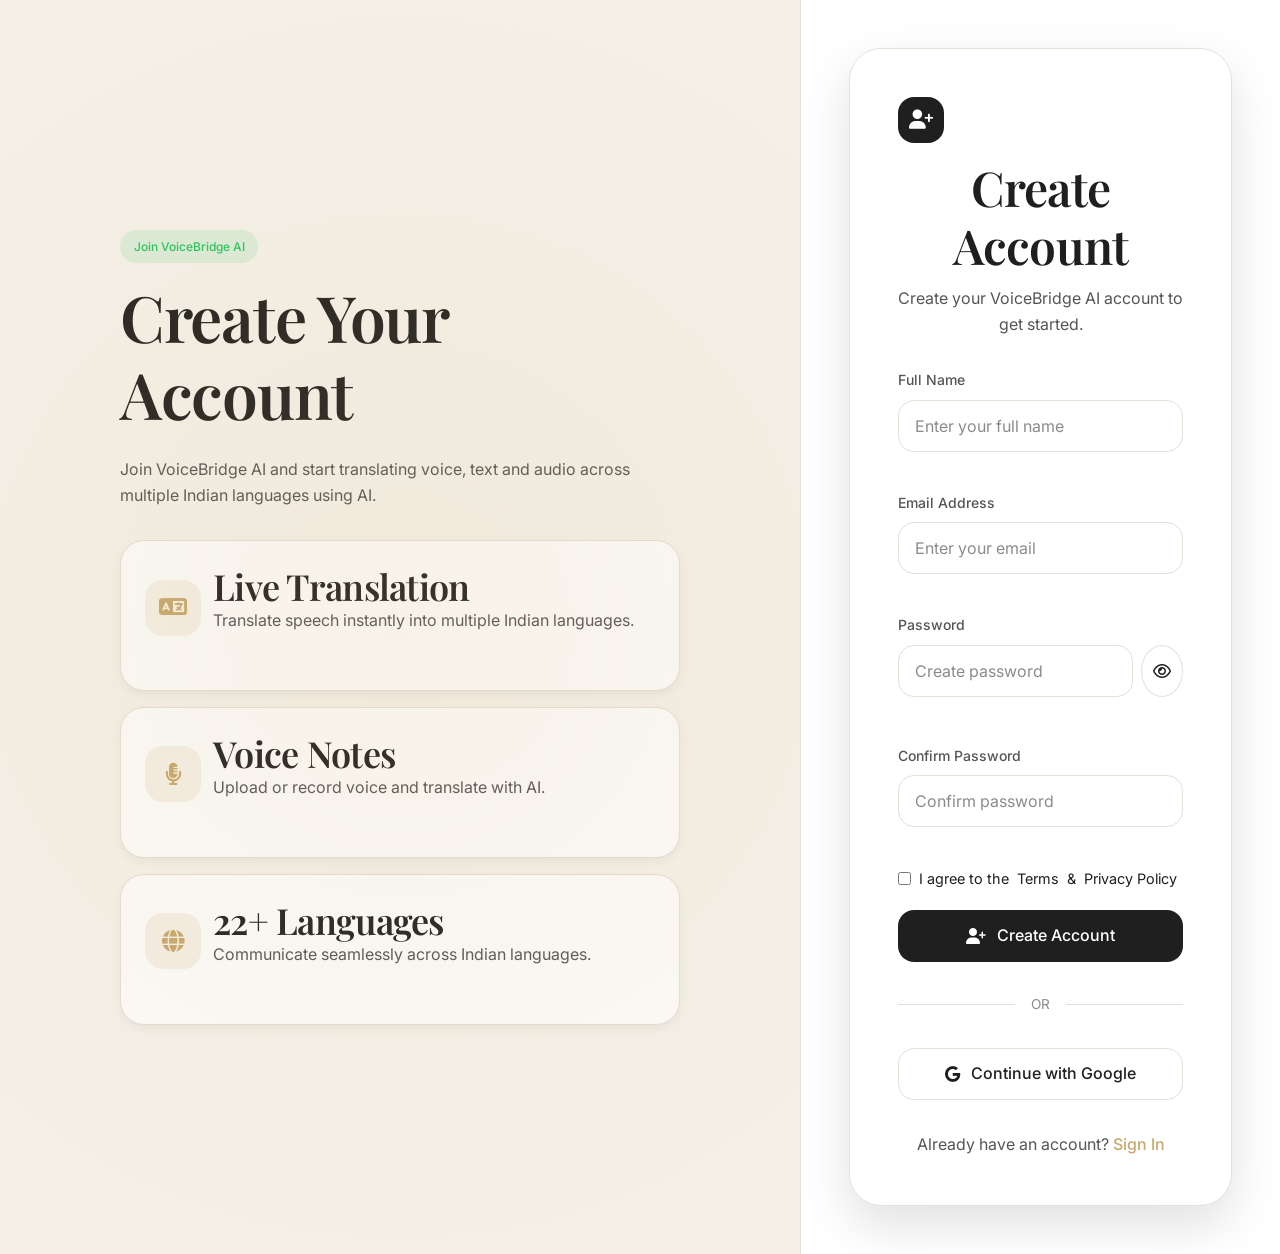
<file: frontend/pages/register.html>
<!DOCTYPE html>
<html lang="en">

<head>

    <meta charset="UTF-8">

    <meta
        name="viewport"
        content="width=device-width, initial-scale=1.0">

    <title>Register | VoiceBridge AI</title>

    <link
        rel="preconnect"
        href="https://fonts.googleapis.com">

    <link
        rel="preconnect"
        href="https://fonts.gstatic.com"
        crossorigin>

    <link
        href="https://fonts.googleapis.com/css2?family=Inter:wght@300;400;500;600;700&family=Playfair+Display:wght@500;600;700&display=swap"
        rel="stylesheet">

    <link rel="stylesheet" href="../css/style.css">

    <link
        rel="stylesheet"
        href="https://cdnjs.cloudflare.com/ajax/libs/font-awesome/6.7.2/css/all.min.css">

    <style>
        .auth-layout {
            min-height: 100vh;
            display: grid;
            grid-template-columns: 1fr 480px;
            background: var(--background);
        }

        .auth-banner {
            display: flex;
            align-items: center;
            justify-content: center;
            padding: 4rem;
            background: var(--background);
        }

        .auth-form-container {
            display: flex;
            align-items: center;
            justify-content: center;
            padding: 3rem;
            background: white;
            border-left: 1px solid var(--border);
        }

        .hero-content {
            max-width: 560px;
        }

        .auth-container {
            width: 100%;
            max-width: 400px;
        }

        @media (max-width: 768px) {
            .auth-layout {
                grid-template-columns: 1fr;
            }

            .auth-banner {
                display: none;
            }

            .auth-form-container {
                border-left: none;
            }
        }
    </style>

</head>

<body>

    <div class="auth-layout">

        <section class="auth-banner">

            <div class="hero-content">

                <div class="badge badge-success">

                    Join VoiceBridge AI

                </div>

                <h1 class="mt-4">

                    Create Your Account

                </h1>

                <p class="mt-4">

                    Join VoiceBridge AI and start translating voice, text and audio across multiple Indian languages using AI.

                </p>

                <div class="mt-6">

                    <div class="card mb-4">

                        <div class="flex items-center gap-3">

                            <div class="stats-icon">

                                <i class="fa-solid fa-language"></i>

                            </div>

                            <div>

                                <h3>

                                    Live Translation

                                </h3>

                                <p>

                                    Translate speech instantly into multiple Indian languages.

                                </p>

                            </div>

                        </div>

                    </div>

                    <div class="card mb-4">

                        <div class="flex items-center gap-3">

                            <div class="stats-icon">

                                <i class="fa-solid fa-microphone-lines"></i>

                            </div>

                            <div>

                                <h3>

                                    Voice Notes

                                </h3>

                                <p>

                                    Upload or record voice and translate with AI.

                                </p>

                            </div>

                        </div>

                    </div>

                    <div class="card">

                        <div class="flex items-center gap-3">

                            <div class="stats-icon">

                                <i class="fa-solid fa-globe"></i>

                            </div>

                            <div>

                                <h3>

                                    22+ Languages

                                </h3>

                                <p>

                                    Communicate seamlessly across Indian languages.

                                </p>

                            </div>

                        </div>

                    </div>

                </div>

            </div>

        </section>

        <section class="auth-form-container">

            <div class="auth-container">

                <div class="auth-card fade-in">

                    <div class="auth-header">

                        <div class="logo-icon">

                            <i class="fa-solid fa-user-plus"></i>

                        </div>

                        <h2 class="mt-4">

                            Create Account

                        </h2>

                        <p>

                            Create your VoiceBridge AI account to get started.

                        </p>

                    </div>

                    <form
                        id="registerForm"
                        class="auth-form">

                        <div class="input-group">

                            <label class="label">

                                Full Name

                            </label>

                            <input
                                type="text"
                                name="name"
                                class="input"
                                placeholder="Enter your full name"
                                required>

                        </div>

                        <div class="input-group">

                            <label class="label">

                                Email Address

                            </label>

                            <input
                                type="email"
                                name="email"
                                class="input"
                                placeholder="Enter your email"
                                required>

                        </div>

                        <div class="input-group">

                            <label class="label">

                                Password

                            </label>

                            <div class="flex items-center gap-2">

                                <input
                                    id="password"
                                    type="password"
                                    name="password"
                                    class="input"
                                    placeholder="Create password"
                                    required>

                                <button
                                    type="button"
                                    class="btn btn-secondary btn-icon"
                                    data-password-toggle="password">

                                    <i class="fa-regular fa-eye"></i>

                                </button>

                            </div>

                            <small id="passwordStrength"></small>

                        </div>

                        <div class="input-group">

                            <label class="label">

                                Confirm Password

                            </label>

                            <input
                                type="password"
                                name="confirmPassword"
                                class="input"
                                placeholder="Confirm password"
                                required>

                        </div>

                        <div class="auth-options">

                            <label class="flex items-center gap-2">

                                <input
                                    type="checkbox"
                                    required>

                                I agree to the
                                <a href="#">Terms</a>
                                &
                                <a href="#">Privacy Policy</a>

                            </label>

                        </div>

                        <button
                            type="submit"
                            class="btn btn-primary w-full">

                            <i class="fa-solid fa-user-plus"></i>

                            Create Account

                        </button>

                    </form>

                    <div class="auth-divider">

                        <span>

                            OR

                        </span>

                    </div>

                    <button
                        type="button"
                        class="btn btn-outline w-full">

                        <i class="fa-brands fa-google"></i>

                        Continue with Google

                    </button>

                    <div class="auth-footer">

                        <p>

                            Already have an account?

                            <a href="login.html">

                                Sign In

                            </a>

                        </p>

                    </div>

                </div>

            </div>

        </section>

    </div>

    <script src="../js/utils.js"></script>

    <script src="../js/app.js"></script>

    <script src="../js/animations.js"></script>

    <script src="../js/auth.js"></script>

</body>

</html>
</file>
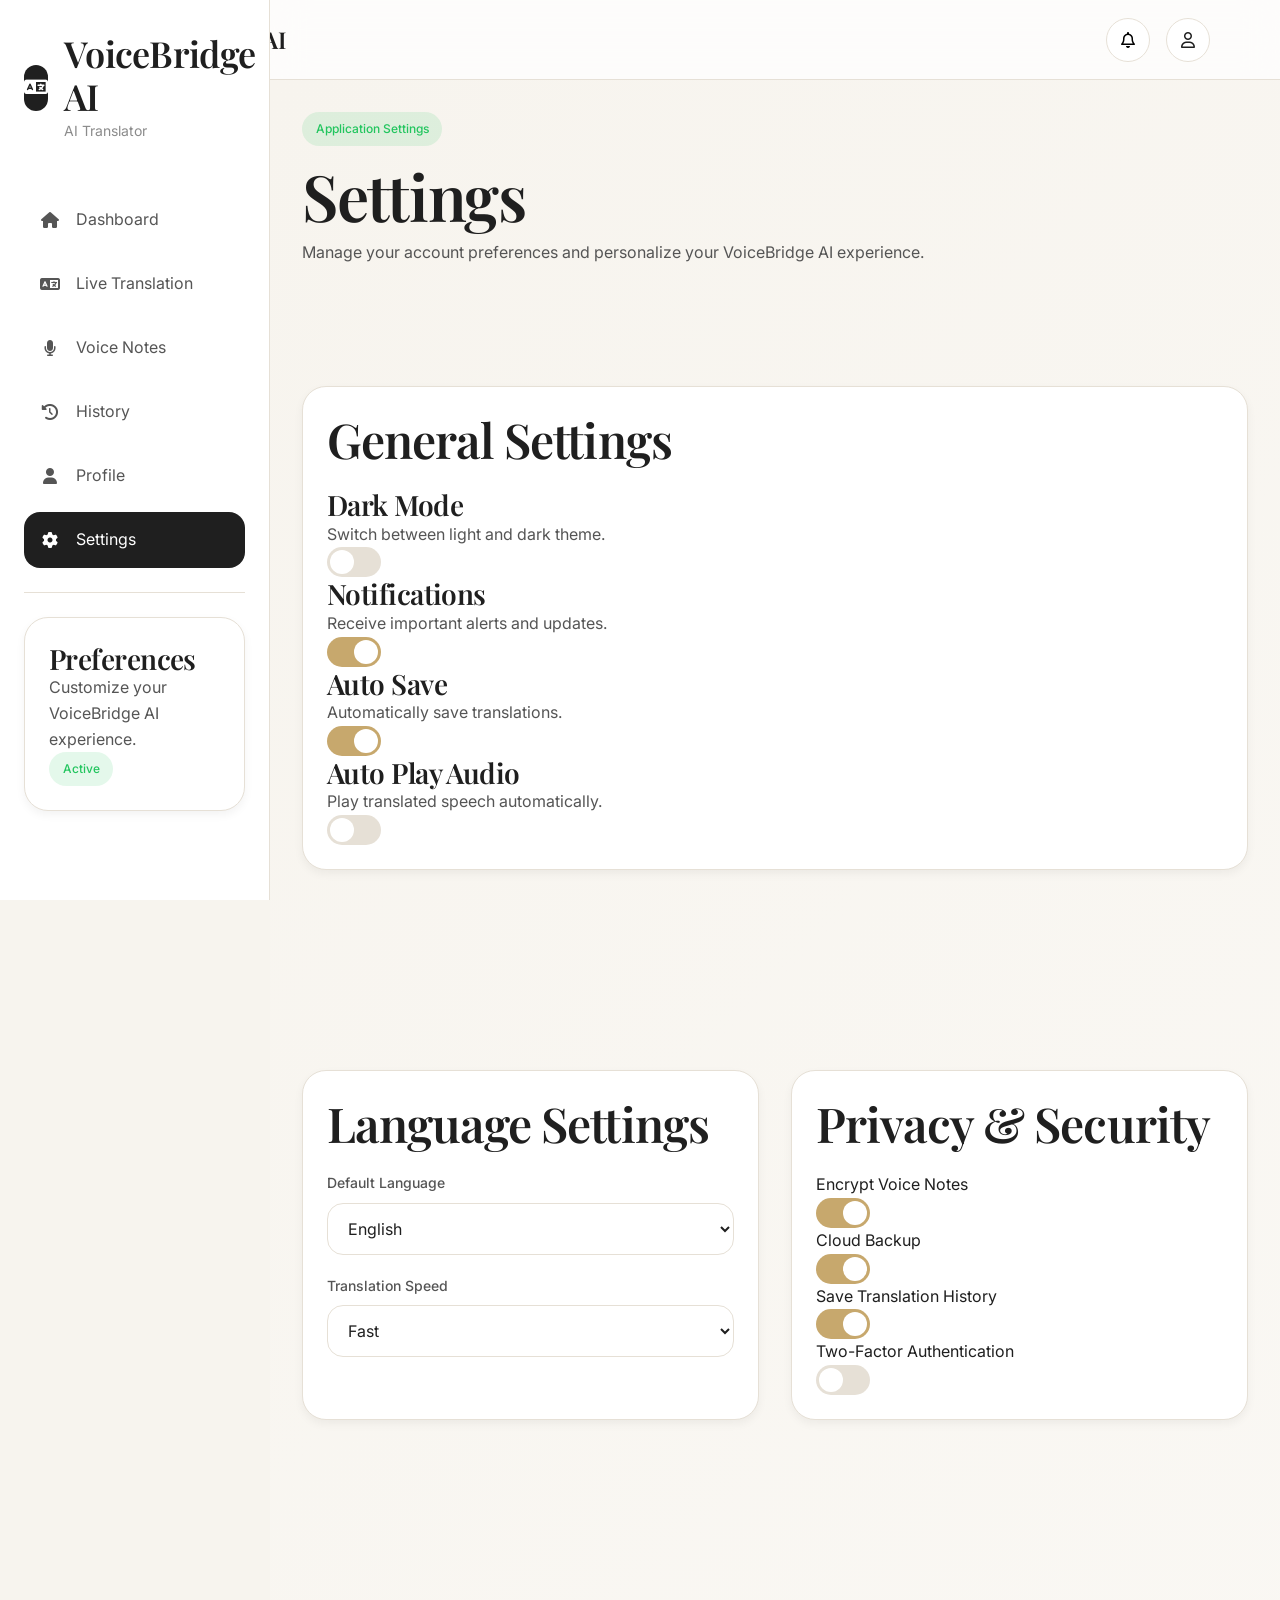
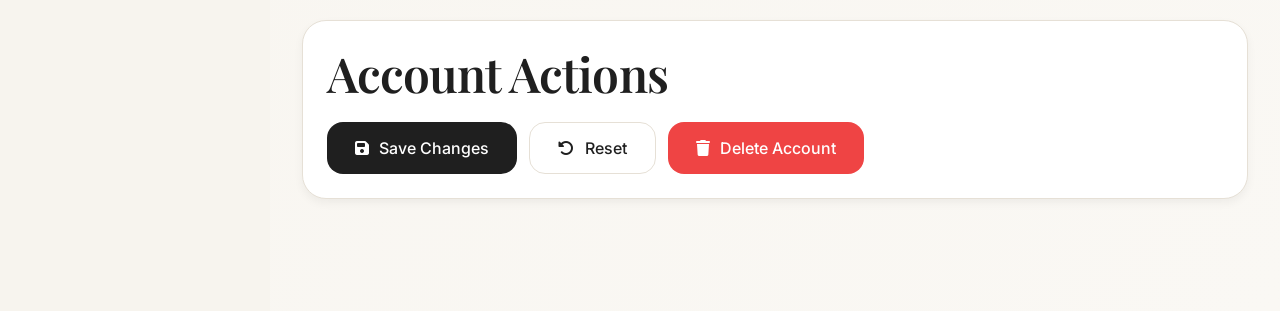
<file: frontend/pages/settings.html>
<!DOCTYPE html>
<html lang="en">

<head>

    <meta charset="UTF-8">

    <meta
        name="viewport"
        content="width=device-width, initial-scale=1.0">

    <title>Settings | VoiceBridge AI</title>

    <link
        rel="preconnect"
        href="https://fonts.googleapis.com">

    <link
        rel="preconnect"
        href="https://fonts.gstatic.com"
        crossorigin>

    <link
        href="https://fonts.googleapis.com/css2?family=Inter:wght@300;400;500;600;700&family=Playfair+Display:wght@500;600;700&display=swap"
        rel="stylesheet">

    <link
        rel="stylesheet"
        href="../css/style.css">

    <link
        rel="stylesheet"
        href="https://cdnjs.cloudflare.com/ajax/libs/font-awesome/6.7.2/css/all.min.css">

</head>

<body>

<div class="wrapper">

    <nav class="navbar">

        <div class="container">

            <div class="logo">

                <div class="logo-icon">

                    <i class="fa-solid fa-language"></i>

                </div>

                <span>

                    VoiceBridge AI

                </span>

            </div>

            <div class="nav-actions">

                <button class="nav-icon">

                    <i class="fa-regular fa-bell"></i>

                </button>

                <div class="nav-icon">
                    <i class="fa-regular fa-user"></i>
                </div>

            </div>

        </div>

    </nav>

    <div class="dashboard-layout">

        <aside class="sidebar">

            <div class="sidebar-header">

                <div class="logo-icon">

                    <i class="fa-solid fa-language"></i>

                </div>

                <div>

                    <h3>

                        VoiceBridge AI

                    </h3>

                    <small>

                        AI Translator

                    </small>

                </div>

            </div>

            <div class="sidebar-menu">

                <a href="dashboard.html">

                    <i class="fa-solid fa-house"></i>

                    Dashboard

                </a>

                <a href="translation.html">

                    <i class="fa-solid fa-language"></i>

                    Live Translation

                </a>

                <a href="voice-notes.html">

                    <i class="fa-solid fa-microphone"></i>

                    Voice Notes

                </a>

                <a href="history.html">

                    <i class="fa-solid fa-clock-rotate-left"></i>

                    History

                </a>

                <a href="profile.html">

                    <i class="fa-solid fa-user"></i>

                    Profile

                </a>

                <a
                    href="settings.html"
                    class="active">

                    <i class="fa-solid fa-gear"></i>

                    Settings

                </a>

            </div>

            <div class="divider"></div>

            <div class="card">

                <h4>

                    Preferences

                </h4>

                <p>

                    Customize your VoiceBridge AI experience.

                </p>

                <span class="badge badge-success">

                    Active

                </span>

            </div>

        </aside>

        <main class="dashboard-content">

            <div class="page-header">

                <div>

                    <span class="badge badge-success">

                        Application Settings

                    </span>

                    <h1 class="mt-3">

                        Settings

                    </h1>

                    <p>

                        Manage your account preferences and personalize your VoiceBridge AI experience.

                    </p>

                </div>

            </div>

            <section class="dashboard-section">

                <div class="card">

                    <div class="card-header">

                        <h2>

                            General Settings

                        </h2>

                    </div>

                    <div class="activity-list">

                        <div class="activity-item">

                            <div>

                                <h4>

                                    Dark Mode

                                </h4>

                                <p>

                                    Switch between light and dark theme.

                                </p>

                            </div>

                            <div
                                class="switch"
                                id="themeSwitch">

                            </div>

                        </div>

                        <div class="activity-item">

                            <div>

                                <h4>

                                    Notifications

                                </h4>

                                <p>

                                    Receive important alerts and updates.

                                </p>

                            </div>

                            <div
                                class="switch active"
                                id="notificationSwitch">

                            </div>

                        </div>

                        <div class="activity-item">

                            <div>

                                <h4>

                                    Auto Save

                                </h4>

                                <p>

                                    Automatically save translations.

                                </p>

                            </div>

                            <div
                                class="switch active"
                                id="autoSaveSwitch">

                            </div>

                        </div>

                        <div class="activity-item">

                            <div>

                                <h4>

                                    Auto Play Audio

                                </h4>

                                <p>

                                    Play translated speech automatically.

                                </p>

                            </div>

                            <div
                                class="switch"
                                id="autoPlaySwitch">

                            </div>

                        </div>

                    </div>

                </div>

            </section>

            <section class="dashboard-section">

                <div class="two-column">

                    <div class="card">

                        <div class="card-header">

                            <h2>

                                Language Settings

                            </h2>

                        </div>

                        <div class="input-group">

                            <label class="label">

                                Default Language

                            </label>

                            <select
                                id="languageSelect"
                                class="select">

                                <option>English</option>
                                <option>Hindi</option>
                                <option>Marathi</option>
                                <option>Tamil</option>
                                <option>Telugu</option>
                                <option>Gujarati</option>
                                <option>Kannada</option>
                                <option>Bengali</option>

                            </select>

                        </div>

                        <div class="input-group">

                            <label class="label">

                                Translation Speed

                            </label>

                            <select
                                class="select">

                                <option>Fast</option>
                                <option>Balanced</option>
                                <option>High Accuracy</option>

                            </select>

                        </div>

                    </div>

                    <div class="card">

                        <div class="card-header">

                            <h2>

                                Privacy & Security

                            </h2>

                        </div>

                        <div class="activity-list">

                            <div class="activity-item">

                                <span>

                                    Encrypt Voice Notes

                                </span>

                                <div
                                    class="switch active">

                                </div>

                            </div>

                            <div class="activity-item">

                                <span>

                                    Cloud Backup

                                </span>

                                <div
                                    class="switch active">

                                </div>

                            </div>

                            <div class="activity-item">

                                <span>

                                    Save Translation History

                                </span>

                                <div
                                    class="switch active">

                                </div>

                            </div>

                            <div class="activity-item">

                                <span>

                                    Two-Factor Authentication

                                </span>

                                <div
                                    class="switch">

                                </div>

                            </div>

                        </div>

                    </div>

                </div>

            </section>

            <section class="dashboard-section">

                <div class="card">

                    <div class="card-header">

                        <h2>

                            Account Actions

                        </h2>

                    </div>

                    <div class="flex gap-3">

                        <button
                            id="saveSettings"
                            class="btn btn-primary">

                            <i class="fa-solid fa-floppy-disk"></i>

                            Save Changes

                        </button>

                        <button
                            id="resetSettings"
                            class="btn btn-secondary">

                            <i class="fa-solid fa-rotate-left"></i>

                            Reset

                        </button>

                        <button
                            class="btn btn-danger">

                            <i class="fa-solid fa-trash"></i>

                            Delete Account

                        </button>

                    </div>

                </div>

            </section>

        </main>

    </div>

</div>

<script src="../js/utils.js"></script>

<script src="../js/app.js"></script>

<script src="../js/animations.js"></script>

<script src="../js/settings.js"></script>

</body>

</html>
</file>
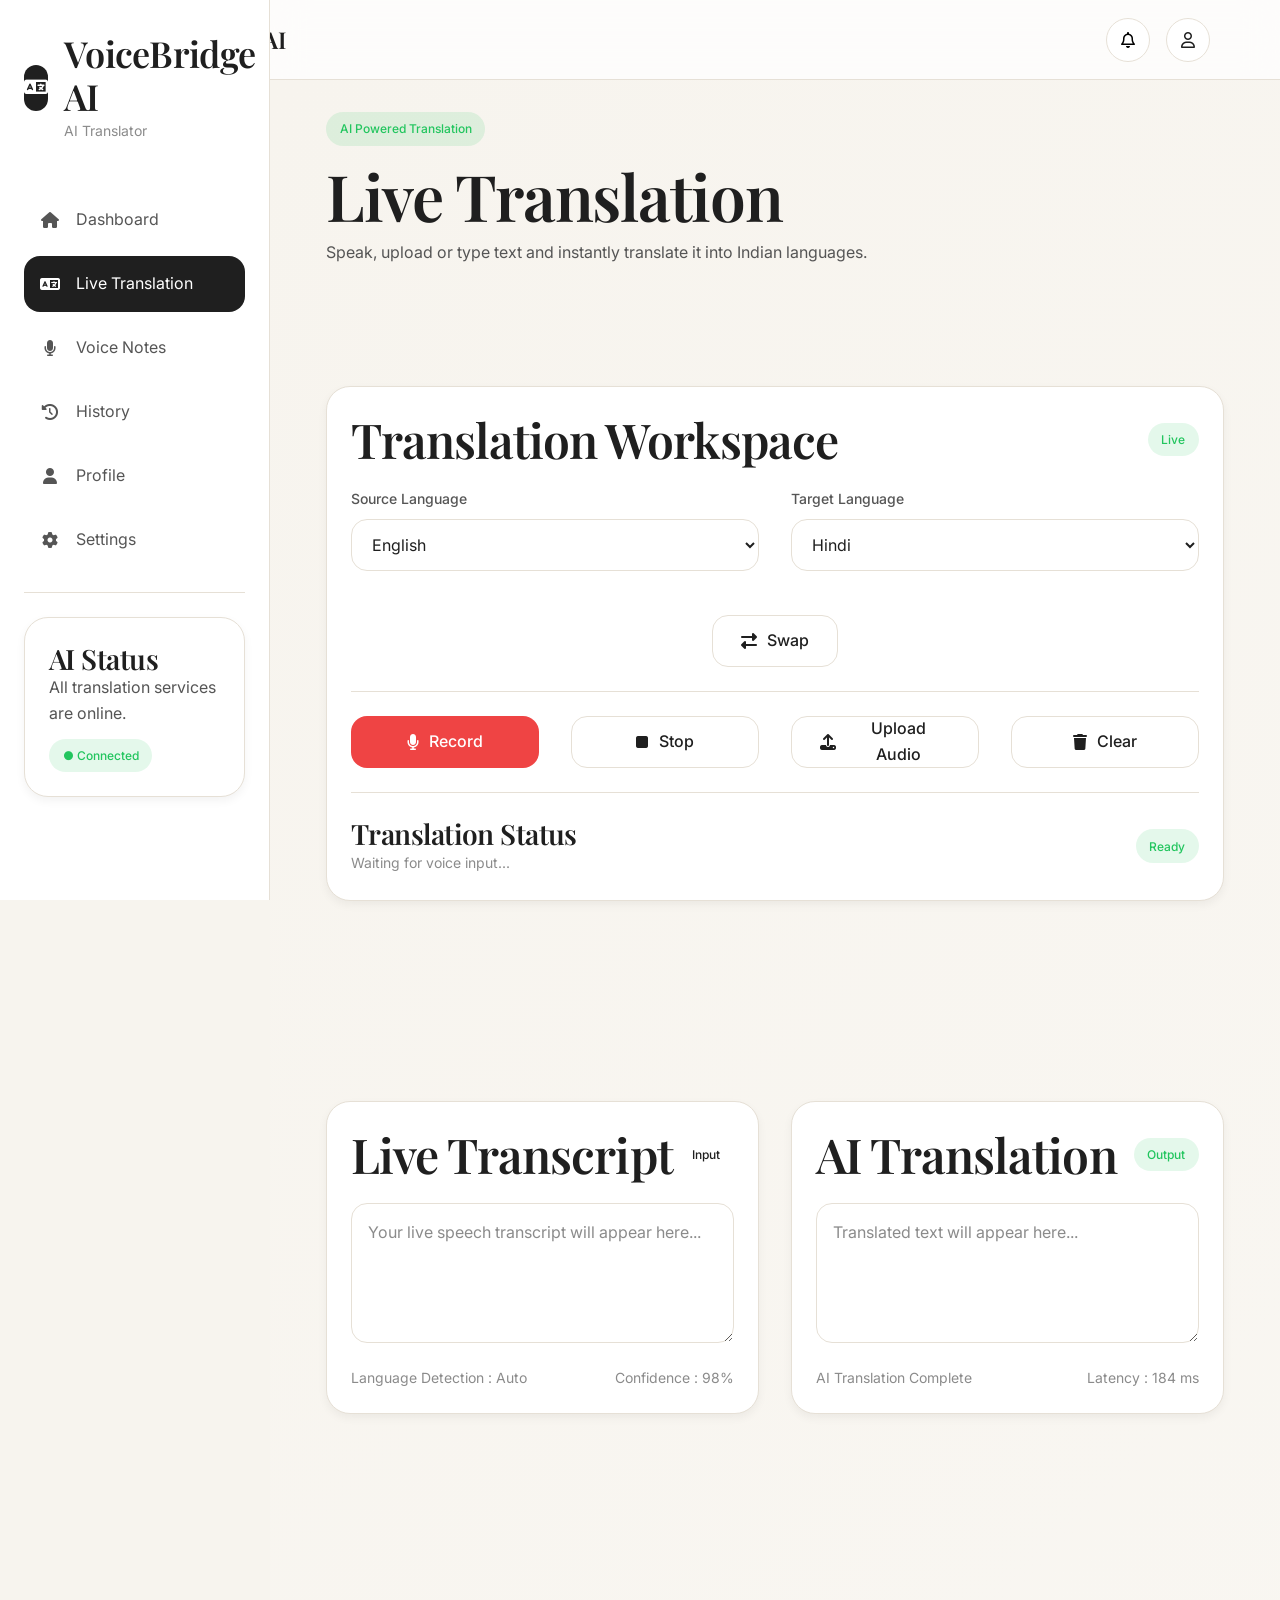
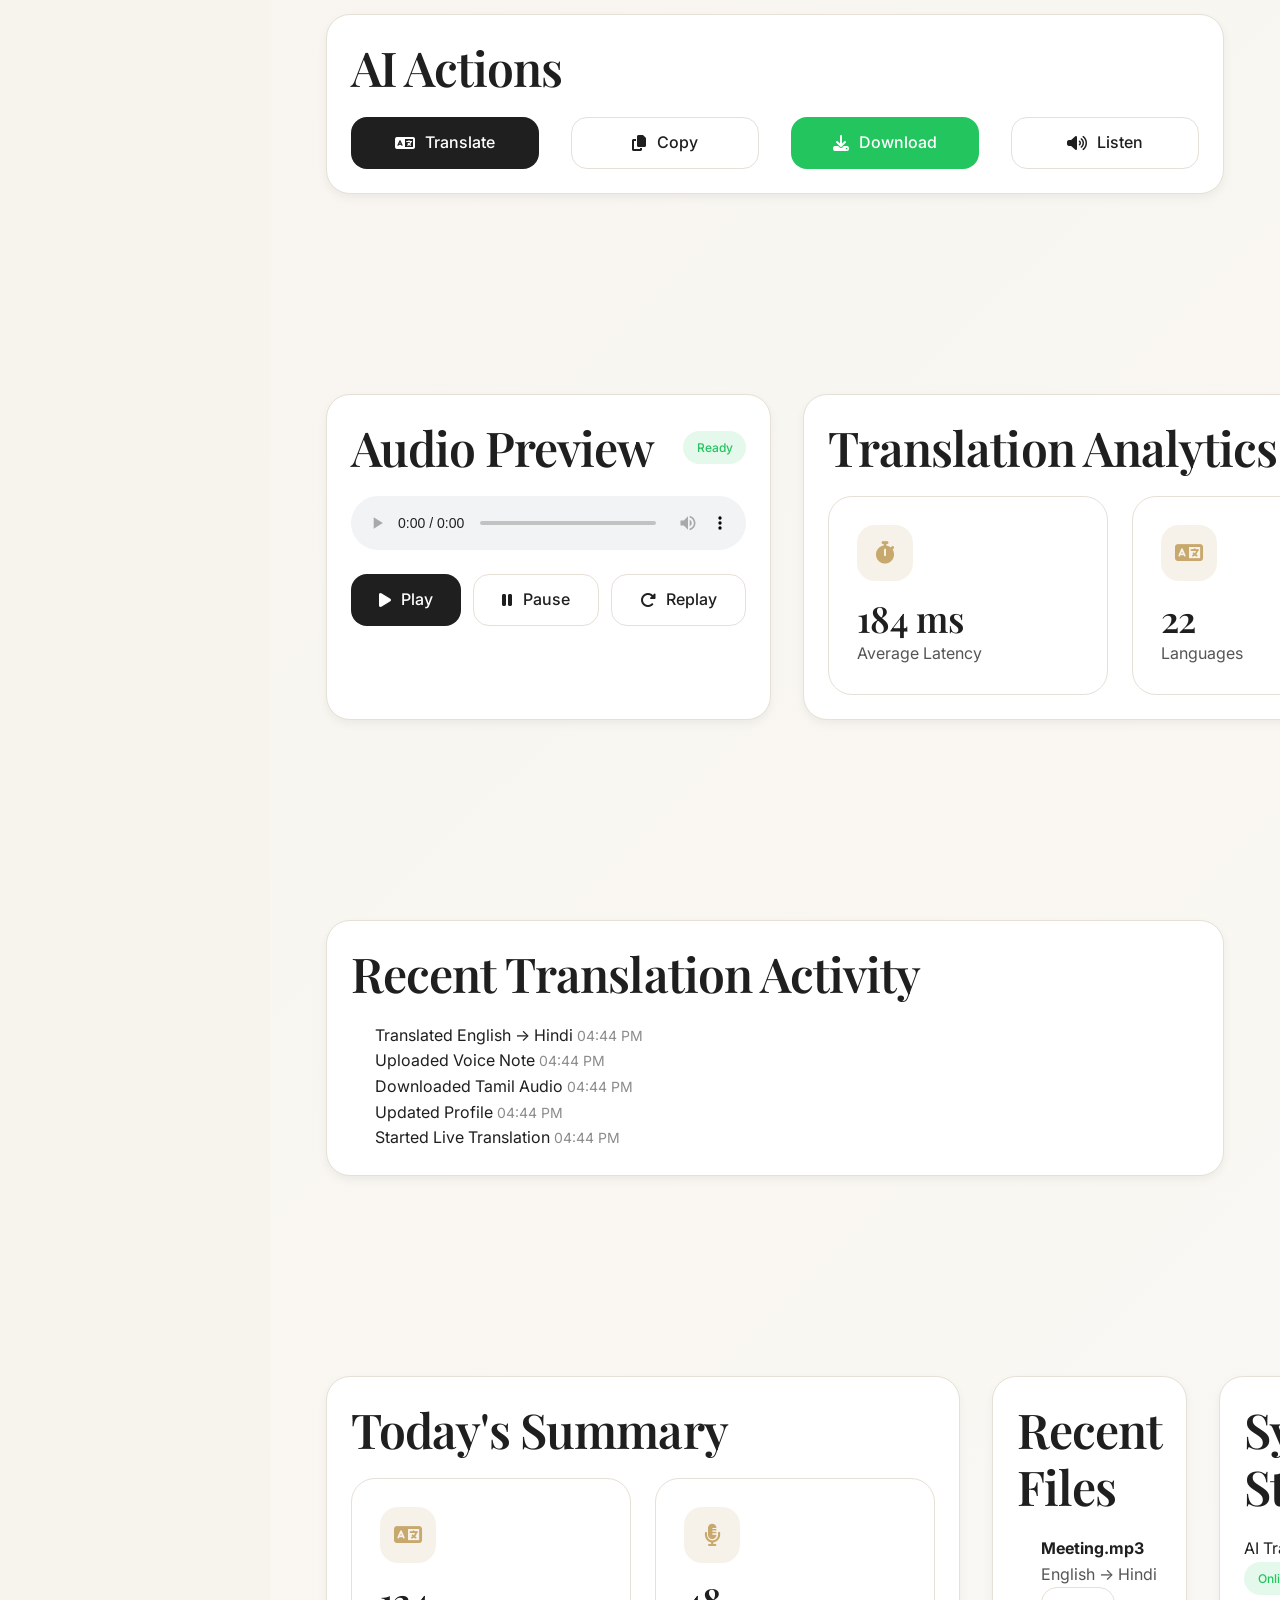
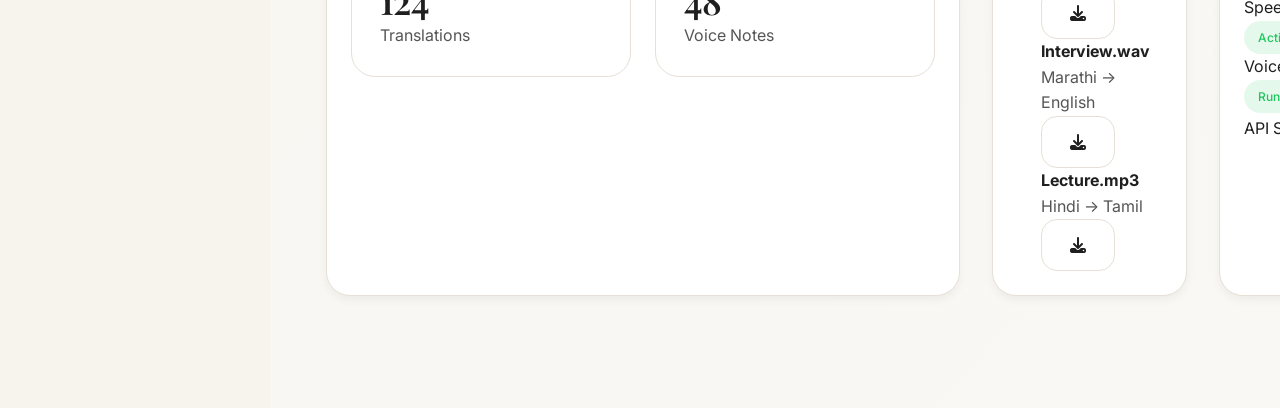
<file: frontend/pages/translation.html>
<!DOCTYPE html>
<html lang="en">

<head>

    <meta charset="UTF-8">

    <meta
        name="viewport"
        content="width=device-width, initial-scale=1.0">

    <title>Live Translation | VoiceBridge AI</title>

    <link
        rel="preconnect"
        href="https://fonts.googleapis.com">

    <link
        rel="preconnect"
        href="https://fonts.gstatic.com"
        crossorigin>

    <link
        href="https://fonts.googleapis.com/css2?family=Inter:wght@300;400;500;600;700&family=Playfair+Display:wght@500;600;700&display=swap"
        rel="stylesheet">

    <link
        rel="stylesheet"
        href="../css/style.css">

    <link
        rel="stylesheet"
        href="https://cdnjs.cloudflare.com/ajax/libs/font-awesome/6.7.2/css/all.min.css">

</head>

<body>

<div class="wrapper">

    <nav class="navbar">

        <div class="container">

            <div class="logo">

                <div class="logo-icon">

                    <i class="fa-solid fa-language"></i>

                </div>

                <span>VoiceBridge AI</span>

            </div>

            <div class="nav-actions">

                <button
                    class="nav-icon">

                    <i class="fa-regular fa-bell"></i>

                </button>

                <div class="nav-icon">
                    <i class="fa-regular fa-user"></i>
                </div>

            </div>

        </div>

    </nav>

    <div class="dashboard-layout">

        <aside class="sidebar">

            <div class="sidebar-header">

                <div class="logo-icon">

                    <i class="fa-solid fa-language"></i>

                </div>

                <div>

                    <h3>VoiceBridge AI</h3>

                    <small>AI Translator</small>

                </div>

            </div>

            <div class="sidebar-menu">

                <a href="dashboard.html">

                    <i class="fa-solid fa-house"></i>

                    Dashboard

                </a>

                <a
                    href="translation.html"
                    class="active">

                    <i class="fa-solid fa-language"></i>

                    Live Translation

                </a>

                <a href="voice-notes.html">

                    <i class="fa-solid fa-microphone"></i>

                    Voice Notes

                </a>

                <a href="history.html">

                    <i class="fa-solid fa-clock-rotate-left"></i>

                    History

                </a>

                <a href="profile.html">

                    <i class="fa-solid fa-user"></i>

                    Profile

                </a>

                <a href="settings.html">

                    <i class="fa-solid fa-gear"></i>

                    Settings

                </a>

            </div>

            <div class="divider"></div>

            <div class="card">

                <h4>AI Status</h4>

                <p>All translation services are online.</p>

                <div class="badge badge-success mt-3">

                    ● Connected

                </div>

            </div>

        </aside>

        <main class="dashboard-content">

            <div class="container">

                <div class="page-header">

                    <div>

                        <span class="badge badge-success">

                            AI Powered Translation

                        </span>

                        <h1 class="mt-3">

                            Live Translation

                        </h1>

                        <p>

                            Speak, upload or type text and instantly translate it into Indian languages.

                        </p>

                    </div>

                </div>

                <section class="dashboard-section">

                    <div class="card">

                        <div class="card-header">

                            <h2>Translation Workspace</h2>

                            <span class="badge badge-success">Live</span>

                        </div>

                        <div class="two-column mt-4">

                            <div class="input-group">

                                <label class="label">Source Language</label>

                                <select
                                    id="sourceLanguage"
                                    class="select">

                                    <option>English</option>
                                    <option>Hindi</option>
                                    <option>Marathi</option>
                                    <option>Tamil</option>
                                    <option>Telugu</option>
                                    <option>Gujarati</option>
                                    <option>Bengali</option>
                                    <option>Kannada</option>

                                </select>

                            </div>

                            <div class="input-group">

                                <label class="label">Target Language</label>

                                <select
                                    id="targetLanguage"
                                    class="select">

                                    <option>Hindi</option>
                                    <option>English</option>
                                    <option>Marathi</option>
                                    <option>Tamil</option>
                                    <option>Telugu</option>
                                    <option>Gujarati</option>
                                    <option>Bengali</option>
                                    <option>Kannada</option>

                                </select>

                            </div>

                        </div>

                        <div class="flex justify-center gap-3 mt-5">

                            <button
                                id="swapLanguage"
                                class="btn btn-secondary">

                                <i class="fa-solid fa-right-left"></i>

                                Swap

                            </button>

                        </div>

                        <div class="divider"></div>

                        <div class="four-column">

                            <button
                                id="recordButton"
                                class="btn btn-danger">

                                <i class="fa-solid fa-microphone"></i>

                                Record

                            </button>

                            <button
                                class="btn btn-secondary">

                                <i class="fa-solid fa-stop"></i>

                                Stop

                            </button>

                            <button
                                class="btn btn-outline">

                                <i class="fa-solid fa-upload"></i>

                                Upload Audio

                            </button>

                            <button
                                id="clearTranslation"
                                class="btn btn-outline">

                                <i class="fa-solid fa-trash"></i>

                                Clear

                            </button>

                        </div>

                        <div class="divider"></div>

                        <div class="flex justify-between items-center">

                            <div>

                                <h4>Translation Status</h4>

                                <small>Waiting for voice input...</small>

                            </div>

                            <span class="badge badge-success">Ready</span>

                        </div>

                    </div>

                </section>

                <section class="dashboard-section">

                    <div class="two-column">

                        <div class="card">

                            <div class="card-header">

                                <h2>Live Transcript</h2>

                                <span class="badge badge-primary">Input</span>

                            </div>

                            <textarea
                                id="transcript"
                                class="textarea"
                                rows="14"
                                placeholder="Your live speech transcript will appear here..."></textarea>

                            <div class="flex justify-between items-center mt-4">

                                <small>Language Detection : Auto</small>

                                <small>Confidence : 98%</small>

                            </div>

                        </div>

                        <div class="card">

                            <div class="card-header">

                                <h2>AI Translation</h2>

                                <span class="badge badge-success">Output</span>

                            </div>

                            <textarea
                                id="translationOutput"
                                class="textarea"
                                rows="14"
                                readonly
                                placeholder="Translated text will appear here..."></textarea>

                            <div class="flex justify-between items-center mt-4">

                                <small>AI Translation Complete</small>

                                <small>Latency : 184 ms</small>

                            </div>

                        </div>

                    </div>

                </section>

                <section class="dashboard-section">

                    <div class="card">

                        <div class="card-header">

                            <h2>AI Actions</h2>

                        </div>

                        <div class="four-column">

                            <button
                                id="translateButton"
                                class="btn btn-primary">

                                <i class="fa-solid fa-language"></i>

                                Translate

                            </button>

                            <button
                                id="copyTranslation"
                                class="btn btn-secondary">

                                <i class="fa-solid fa-copy"></i>

                                Copy

                            </button>

                            <button
                                id="downloadTranslation"
                                class="btn btn-success">

                                <i class="fa-solid fa-download"></i>

                                Download

                            </button>

                            <button
                                class="btn btn-outline">

                                <i class="fa-solid fa-volume-high"></i>

                                Listen

                            </button>

                        </div>

                    </div>

                </section>

                <section class="dashboard-section">

                    <div class="two-column">

                        <div class="card">

                            <div class="card-header">

                                <h2>Audio Preview</h2>

                                <span class="badge badge-success">Ready</span>

                            </div>

                            <audio
                                id="voicePlayer"
                                controls
                                class="w-full">

                            </audio>

                            <div class="flex gap-3 mt-4">

                                <button
                                    id="playVoice"
                                    class="btn btn-primary">

                                    <i class="fa-solid fa-play"></i>

                                    Play

                                </button>

                                <button
                                    class="btn btn-secondary">

                                    <i class="fa-solid fa-pause"></i>

                                    Pause

                                </button>

                                <button
                                    class="btn btn-outline">

                                    <i class="fa-solid fa-rotate-right"></i>

                                    Replay

                                </button>

                            </div>

                        </div>

                        <div class="card">

                            <div class="card-header">

                                <h2>Translation Analytics</h2>

                            </div>

                            <div class="stats-grid">

                                <div class="stats-card">

                                    <div class="stats-icon">

                                        <i class="fa-solid fa-stopwatch"></i>

                                    </div>

                                    <h3>184 ms</h3>

                                    <p>Average Latency</p>

                                </div>

                                <div class="stats-card">

                                    <div class="stats-icon">

                                        <i class="fa-solid fa-language"></i>

                                    </div>

                                    <h3>22</h3>

                                    <p>Languages</p>

                                </div>

                                <div class="stats-card">

                                    <div class="stats-icon">

                                        <i class="fa-solid fa-wave-square"></i>

                                    </div>

                                    <h3>98%</h3>

                                    <p>Accuracy</p>

                                </div>

                                <div class="stats-card">

                                    <div class="stats-icon">

                                        <i class="fa-solid fa-microphone"></i>

                                    </div>

                                    <h3>Live</h3>

                                    <p>Recording</p>

                                </div>

                            </div>

                        </div>

                    </div>

                </section>

                <section class="dashboard-section">

                    <div class="card">

                        <div class="card-header">

                            <h2>Recent Translation Activity</h2>

                        </div>

                        <ul id="recentActivity">

                            <li class="activity-item">

                                <span>English → Hindi</span>

                                <small>2 min ago</small>

                            </li>

                            <li class="activity-item">

                                <span>Marathi → Tamil</span>

                                <small>15 min ago</small>

                            </li>

                            <li class="activity-item">

                                <span>Hindi → Gujarati</span>

                                <small>30 min ago</small>

                            </li>

                            <li class="activity-item">

                                <span>Telugu → English</span>

                                <small>1 hour ago</small>

                            </li>

                        </ul>

                    </div>

                </section>

                <section class="dashboard-section">

                    <div class="three-column">

                        <div class="card">

                            <div class="card-header">

                                <h2>Today's Summary</h2>

                            </div>

                            <div class="stats-grid">

                                <div class="stats-card">

                                    <div class="stats-icon">

                                        <i class="fa-solid fa-language"></i>

                                    </div>

                                    <h3 data-stat="124">0</h3>

                                    <p>Translations</p>

                                </div>

                                <div class="stats-card">

                                    <div class="stats-icon">

                                        <i class="fa-solid fa-microphone-lines"></i>

                                    </div>

                                    <h3 data-stat="48">0</h3>

                                    <p>Voice Notes</p>

                                </div>

                            </div>

                        </div>

                        <div class="card">

                            <div class="card-header">

                                <h2>Recent Files</h2>

                            </div>

                            <ul class="activity-list">

                                <li class="activity-item">

                                    <div>

                                        <strong>Meeting.mp3</strong>

                                        <p>English → Hindi</p>

                                    </div>

                                    <button class="btn btn-outline">

                                        <i class="fa-solid fa-download"></i>

                                    </button>

                                </li>

                                <li class="activity-item">

                                    <div>

                                        <strong>Interview.wav</strong>

                                        <p>Marathi → English</p>

                                    </div>

                                    <button class="btn btn-outline">

                                        <i class="fa-solid fa-download"></i>

                                    </button>

                                </li>

                                <li class="activity-item">

                                    <div>

                                        <strong>Lecture.mp3</strong>

                                        <p>Hindi → Tamil</p>

                                    </div>

                                    <button class="btn btn-outline">

                                        <i class="fa-solid fa-download"></i>

                                    </button>

                                </li>

                            </ul>

                        </div>

                        <div class="card">

                            <div class="card-header">

                                <h2>System Status</h2>

                            </div>

                            <div class="activity-list">

                                <div class="activity-item">

                                    <span>AI Translation</span>

                                    <span class="badge badge-success">Online</span>

                                </div>

                                <div class="activity-item">

                                    <span>Speech Recognition</span>

                                    <span class="badge badge-success">Active</span>

                                </div>

                                <div class="activity-item">

                                    <span>Voice Synthesis</span>

                                    <span class="badge badge-success">Running</span>

                                </div>

                                <div class="activity-item">

                                    <span>API Status</span>

                                    <span class="badge badge-success">Healthy</span>

                                </div>

                            </div>

                        </div>

                    </div>

                </section>

            </div>

        </main>

    </div>

</div>

<script src="../js/utils.js"></script>

<script src="../js/app.js"></script>

<script src="../js/animations.js"></script>

<script src="../js/dashboard.js"></script>

<script src="../js/translation.js"></script>

</body>

</html>
</file>
<file: frontend/css/style.css>
@import url("variables.css");
@import url("reset.css");
@import url("topography.css");
@import url("layout.css");
@import url("utilities.css");
@import url("components.css");
@import url("animations.css");
@import url("responsive.css");

html {
    scroll-behavior: smooth;
    overflow-x: hidden;
}

body {
    min-height: 100vh;
    overflow-x: hidden;
    background: var(--background);
    color: var(--primary);
    font-smoothing: antialiased;
    -moz-osx-font-smoothing: grayscale;
}

.dashboard-layout {
    position: relative;
    width: 100%;
    overflow-x: hidden;
}

::selection {
    background: var(--accent);
    color: #ffffff;
}

img {
    display: block;
    max-width: 100%;
}

section {
    padding: 5rem 0;
}

main {
    min-height: 100vh;
}
</file>
